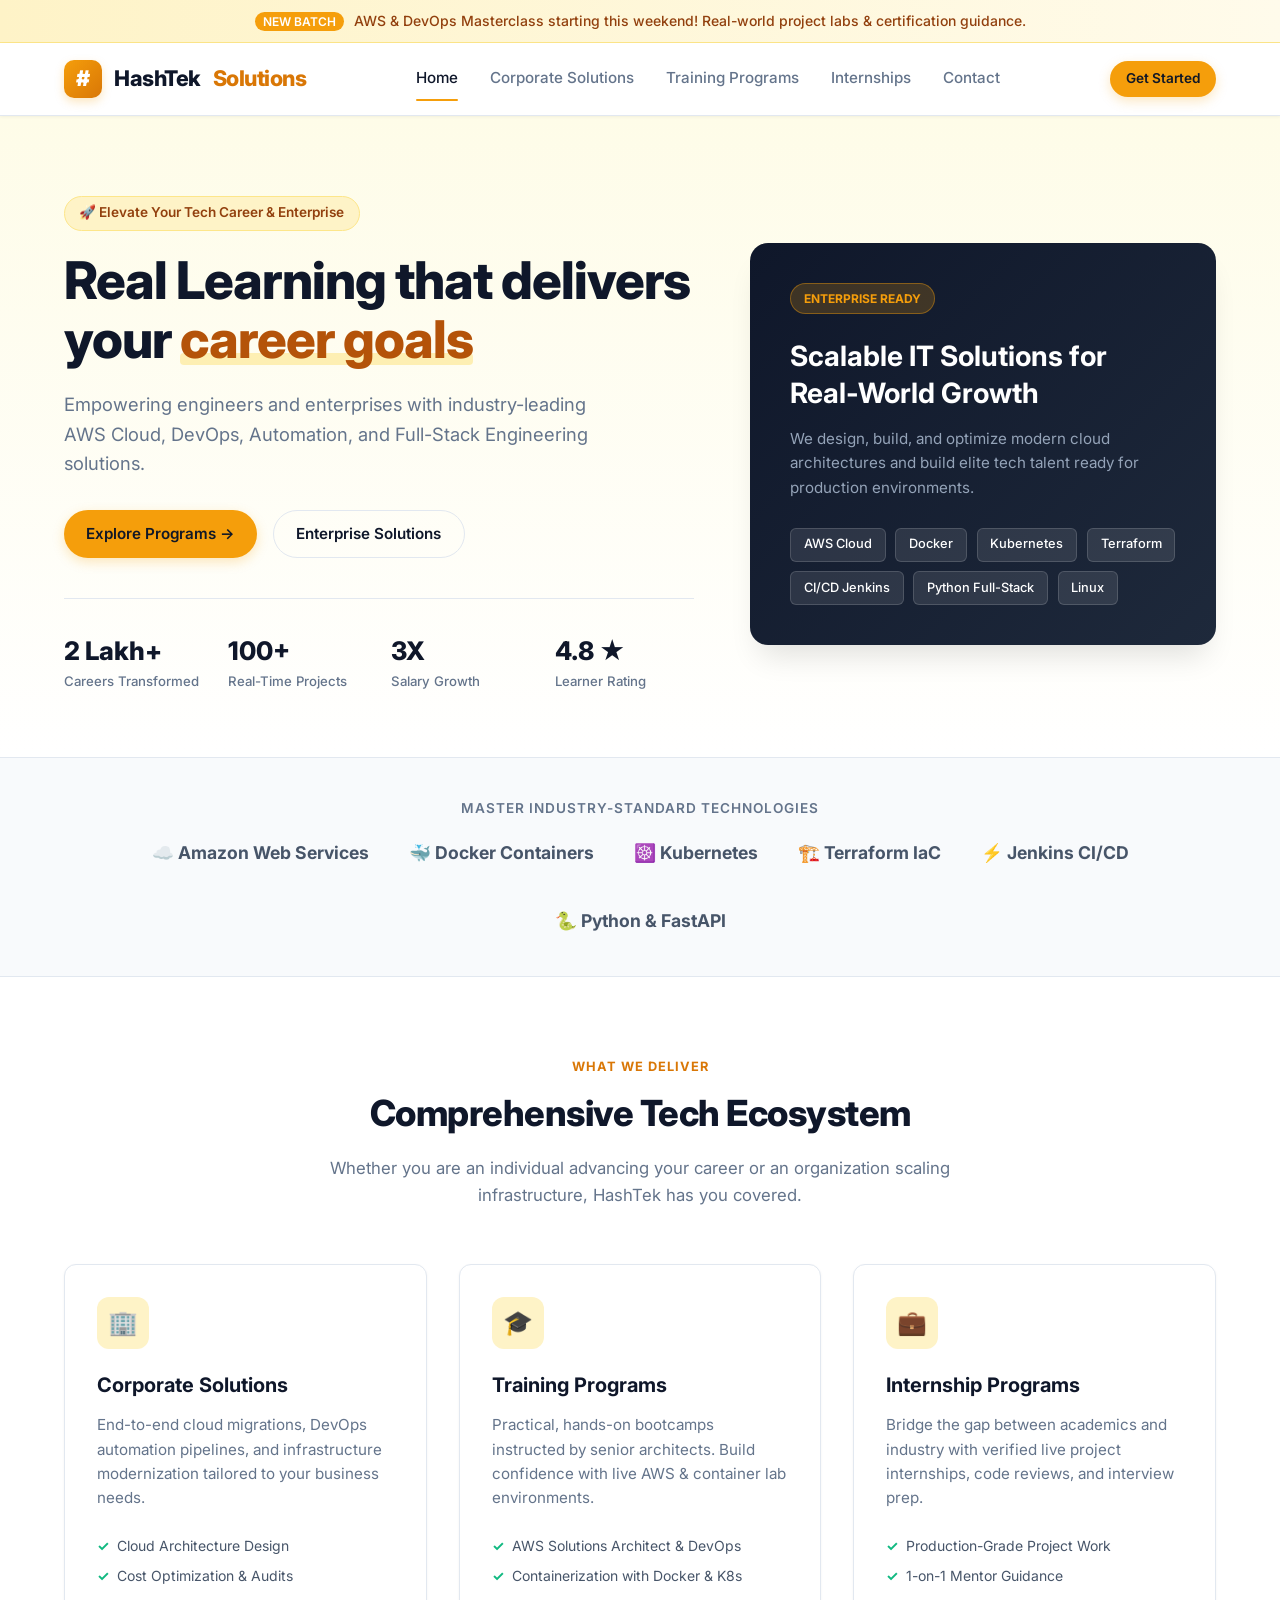
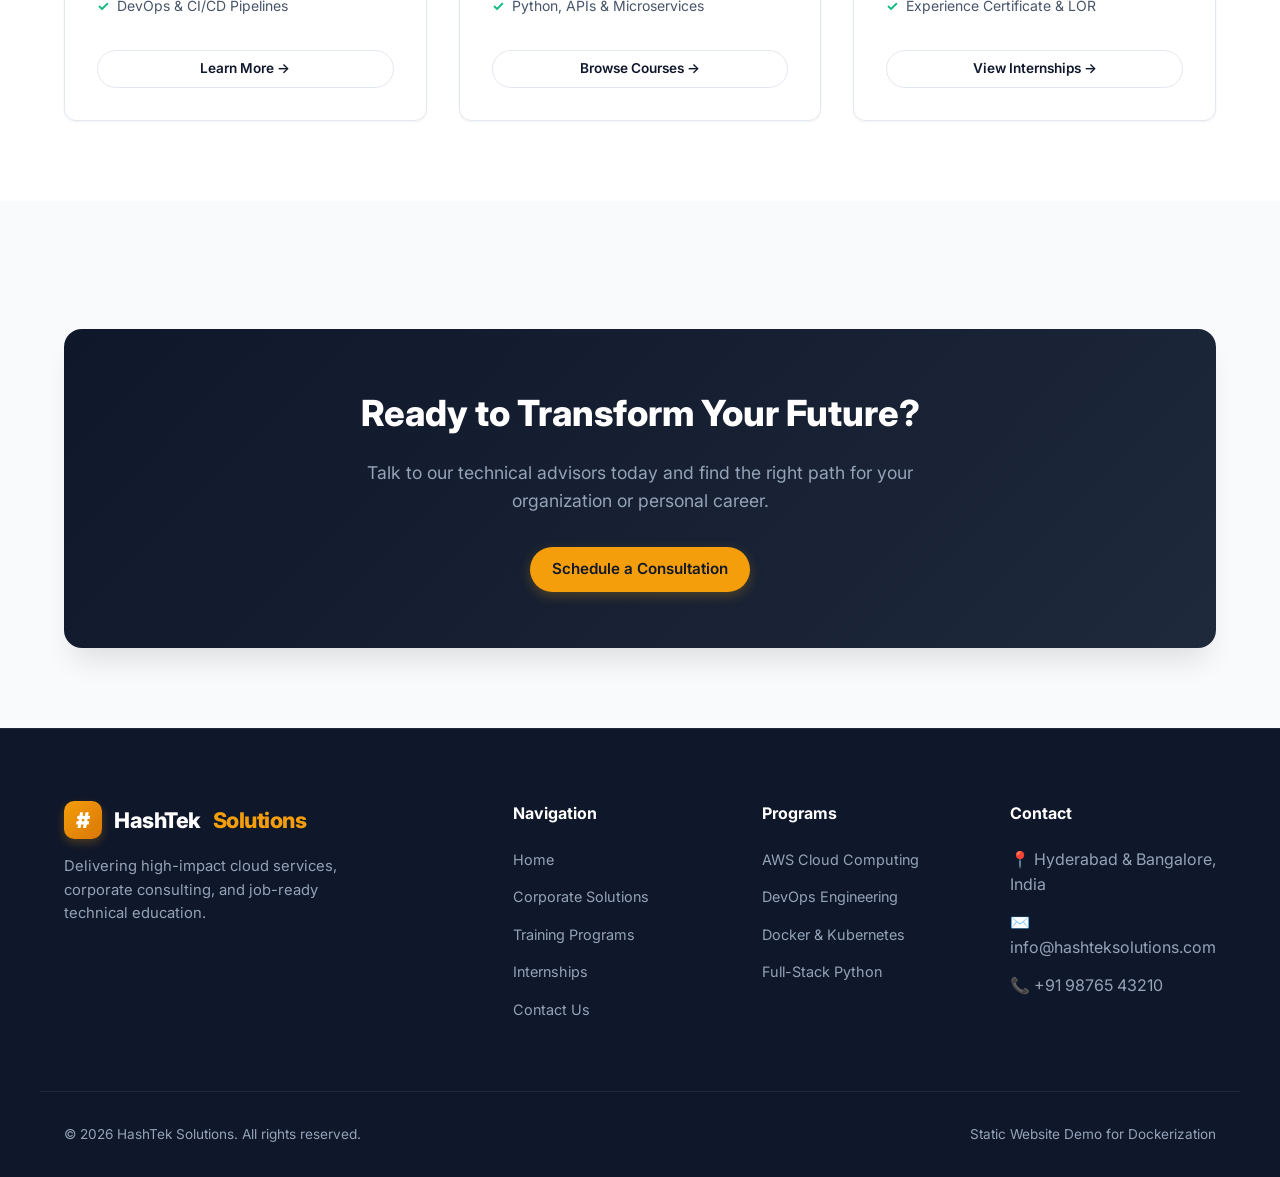
<file: index.html>
<!DOCTYPE html>
<html lang="en">
<head>
  <meta charset="UTF-8">
  <meta name="viewport" content="width=device-width, initial-scale=1.0">
  <title>HashTek Solutions | IT Training, Cloud Services & Corporate Solutions</title>
  <meta name="description" content="HashTek Solutions offers industry-focused IT training, Cloud Services, DevOps consulting, and job-oriented internship programs.">
  <link rel="preconnect" href="https://fonts.googleapis.com">
  <link rel="preconnect" href="https://fonts.gstatic.com" crossorigin>
  <link href="https://fonts.googleapis.com/css2?family=Inter:wght@400;500;600;700;800&display=swap" rel="stylesheet">
  <link rel="stylesheet" href="css/style.css">
</head>
<body>

  <!-- Announcement Bar -->
  <div class="top-announcement">
    <span>NEW BATCH</span> AWS & DevOps Masterclass starting this weekend! Real-world project labs & certification guidance.
  </div>

  <!-- Header -->
  <header class="site-header">
    <div class="container nav-container">
      <a href="index.html" class="logo">
        <div class="logo-badge">#</div>
        HashTek <span>Solutions</span>
      </a>

      <nav class="nav-links">
        <a href="index.html" class="nav-link">Home</a>
        <a href="corporate.html" class="nav-link">Corporate Solutions</a>
        <a href="training.html" class="nav-link">Training Programs</a>
        <a href="internship.html" class="nav-link">Internships</a>
        <a href="contact.html" class="nav-link">Contact</a>
      </nav>

      <div class="nav-cta-group">
        <a href="contact.html" class="btn btn-primary btn-sm">Get Started</a>
        <button class="mobile-toggle" aria-label="Toggle navigation">&#9776;</button>
      </div>
    </div>
  </header>

  <!-- Hero Section -->
  <section class="hero">
    <div class="container hero-grid">
      <div class="hero-content">
        <div class="hero-tag">🚀 Elevate Your Tech Career & Enterprise</div>
        <h1 class="hero-title">
          Real Learning that delivers your <span class="highlight">career goals</span>
        </h1>
        <p class="hero-desc">
          Empowering engineers and enterprises with industry-leading AWS Cloud, DevOps, Automation, and Full-Stack Engineering solutions.
        </p>
        <div class="hero-actions">
          <a href="training.html" class="btn btn-primary">Explore Programs &rarr;</a>
          <a href="corporate.html" class="btn btn-outline">Enterprise Solutions</a>
        </div>

        <div class="hero-stats">
          <div class="stat-item">
            <h3>2 Lakh+</h3>
            <p>Careers Transformed</p>
          </div>
          <div class="stat-item">
            <h3>100+</h3>
            <p>Real-Time Projects</p>
          </div>
          <div class="stat-item">
            <h3>3X</h3>
            <p>Salary Growth</p>
          </div>
          <div class="stat-item">
            <h3>4.8 ★</h3>
            <p>Learner Rating</p>
          </div>
        </div>
      </div>

      <div class="hero-visual">
        <span class="hero-visual-badge">Enterprise Ready</span>
        <h3>Scalable IT Solutions for Real-World Growth</h3>
        <p>
          We design, build, and optimize modern cloud architectures and build elite tech talent ready for production environments.
        </p>
        <div class="tech-chips">
          <span class="chip">AWS Cloud</span>
          <span class="chip">Docker</span>
          <span class="chip">Kubernetes</span>
          <span class="chip">Terraform</span>
          <span class="chip">CI/CD Jenkins</span>
          <span class="chip">Python Full-Stack</span>
          <span class="chip">Linux</span>
        </div>
      </div>
    </div>
  </section>

  <!-- Technologies Row -->
  <section class="trust-bar">
    <div class="container">
      <p class="trust-title">Master Industry-Standard Technologies</p>
      <div class="tech-icons-row">
        <div class="tech-tag">☁️ Amazon Web Services</div>
        <div class="tech-tag">🐳 Docker Containers</div>
        <div class="tech-tag">☸️ Kubernetes</div>
        <div class="tech-tag">🏗️ Terraform IaC</div>
        <div class="tech-tag">⚡ Jenkins CI/CD</div>
        <div class="tech-tag">🐍 Python & FastAPI</div>
      </div>
    </div>
  </section>

  <!-- Core Pillars Section -->
  <section class="section">
    <div class="container">
      <div class="section-header">
        <p class="section-tag">What We Deliver</p>
        <h2 class="section-title">Comprehensive Tech Ecosystem</h2>
        <p class="section-subtitle">Whether you are an individual advancing your career or an organization scaling infrastructure, HashTek has you covered.</p>
      </div>

      <div class="cards-grid">
        <div class="card">
          <div class="card-icon">🏢</div>
          <h3 class="card-title">Corporate Solutions</h3>
          <p class="card-desc">End-to-end cloud migrations, DevOps automation pipelines, and infrastructure modernization tailored to your business needs.</p>
          <ul class="card-features">
            <li>Cloud Architecture Design</li>
            <li>Cost Optimization & Audits</li>
            <li>DevOps & CI/CD Pipelines</li>
          </ul>
          <a href="corporate.html" class="btn btn-outline btn-sm">Learn More &rarr;</a>
        </div>

        <div class="card">
          <div class="card-icon">🎓</div>
          <h3 class="card-title">Training Programs</h3>
          <p class="card-desc">Practical, hands-on bootcamps instructed by senior architects. Build confidence with live AWS & container lab environments.</p>
          <ul class="card-features">
            <li>AWS Solutions Architect & DevOps</li>
            <li>Containerization with Docker & K8s</li>
            <li>Python, APIs & Microservices</li>
          </ul>
          <a href="training.html" class="btn btn-outline btn-sm">Browse Courses &rarr;</a>
        </div>

        <div class="card">
          <div class="card-icon">💼</div>
          <h3 class="card-title">Internship Programs</h3>
          <p class="card-desc">Bridge the gap between academics and industry with verified live project internships, code reviews, and interview prep.</p>
          <ul class="card-features">
            <li>Production-Grade Project Work</li>
            <li>1-on-1 Mentor Guidance</li>
            <li>Experience Certificate & LOR</li>
          </ul>
          <a href="internship.html" class="btn btn-outline btn-sm">View Internships &rarr;</a>
        </div>
      </div>
    </div>
  </section>

  <!-- CTA Banner -->
  <section class="section section-bg-alt">
    <div class="container">
      <div class="cta-banner">
        <h2>Ready to Transform Your Future?</h2>
        <p>Talk to our technical advisors today and find the right path for your organization or personal career.</p>
        <a href="contact.html" class="btn btn-primary">Schedule a Consultation</a>
      </div>
    </div>
  </section>

  <!-- Footer -->
  <footer class="site-footer">
    <div class="container footer-grid">
      <div class="footer-brand">
        <div class="logo" style="color: white;">
          <div class="logo-badge">#</div>
          HashTek <span style="color: var(--primary);">Solutions</span>
        </div>
        <p>Delivering high-impact cloud services, corporate consulting, and job-ready technical education.</p>
      </div>

      <div class="footer-col">
        <h4>Navigation</h4>
        <ul>
          <li><a href="index.html">Home</a></li>
          <li><a href="corporate.html">Corporate Solutions</a></li>
          <li><a href="training.html">Training Programs</a></li>
          <li><a href="internship.html">Internships</a></li>
          <li><a href="contact.html">Contact Us</a></li>
        </ul>
      </div>

      <div class="footer-col">
        <h4>Programs</h4>
        <ul>
          <li><a href="training.html">AWS Cloud Computing</a></li>
          <li><a href="training.html">DevOps Engineering</a></li>
          <li><a href="training.html">Docker & Kubernetes</a></li>
          <li><a href="training.html">Full-Stack Python</a></li>
        </ul>
      </div>

      <div class="footer-col">
        <h4>Contact</h4>
        <ul>
          <li>📍 Hyderabad & Bangalore, India</li>
          <li>✉️ info@hashteksolutions.com</li>
          <li>📞 +91 98765 43210</li>
        </ul>
      </div>
    </div>

    <div class="container footer-bottom">
      <p>&copy; 2026 HashTek Solutions. All rights reserved.</p>
      <p>Static Website Demo for Dockerization</p>
    </div>
  </footer>

  <script src="js/main.js"></script>
</body>
</html>
</file>
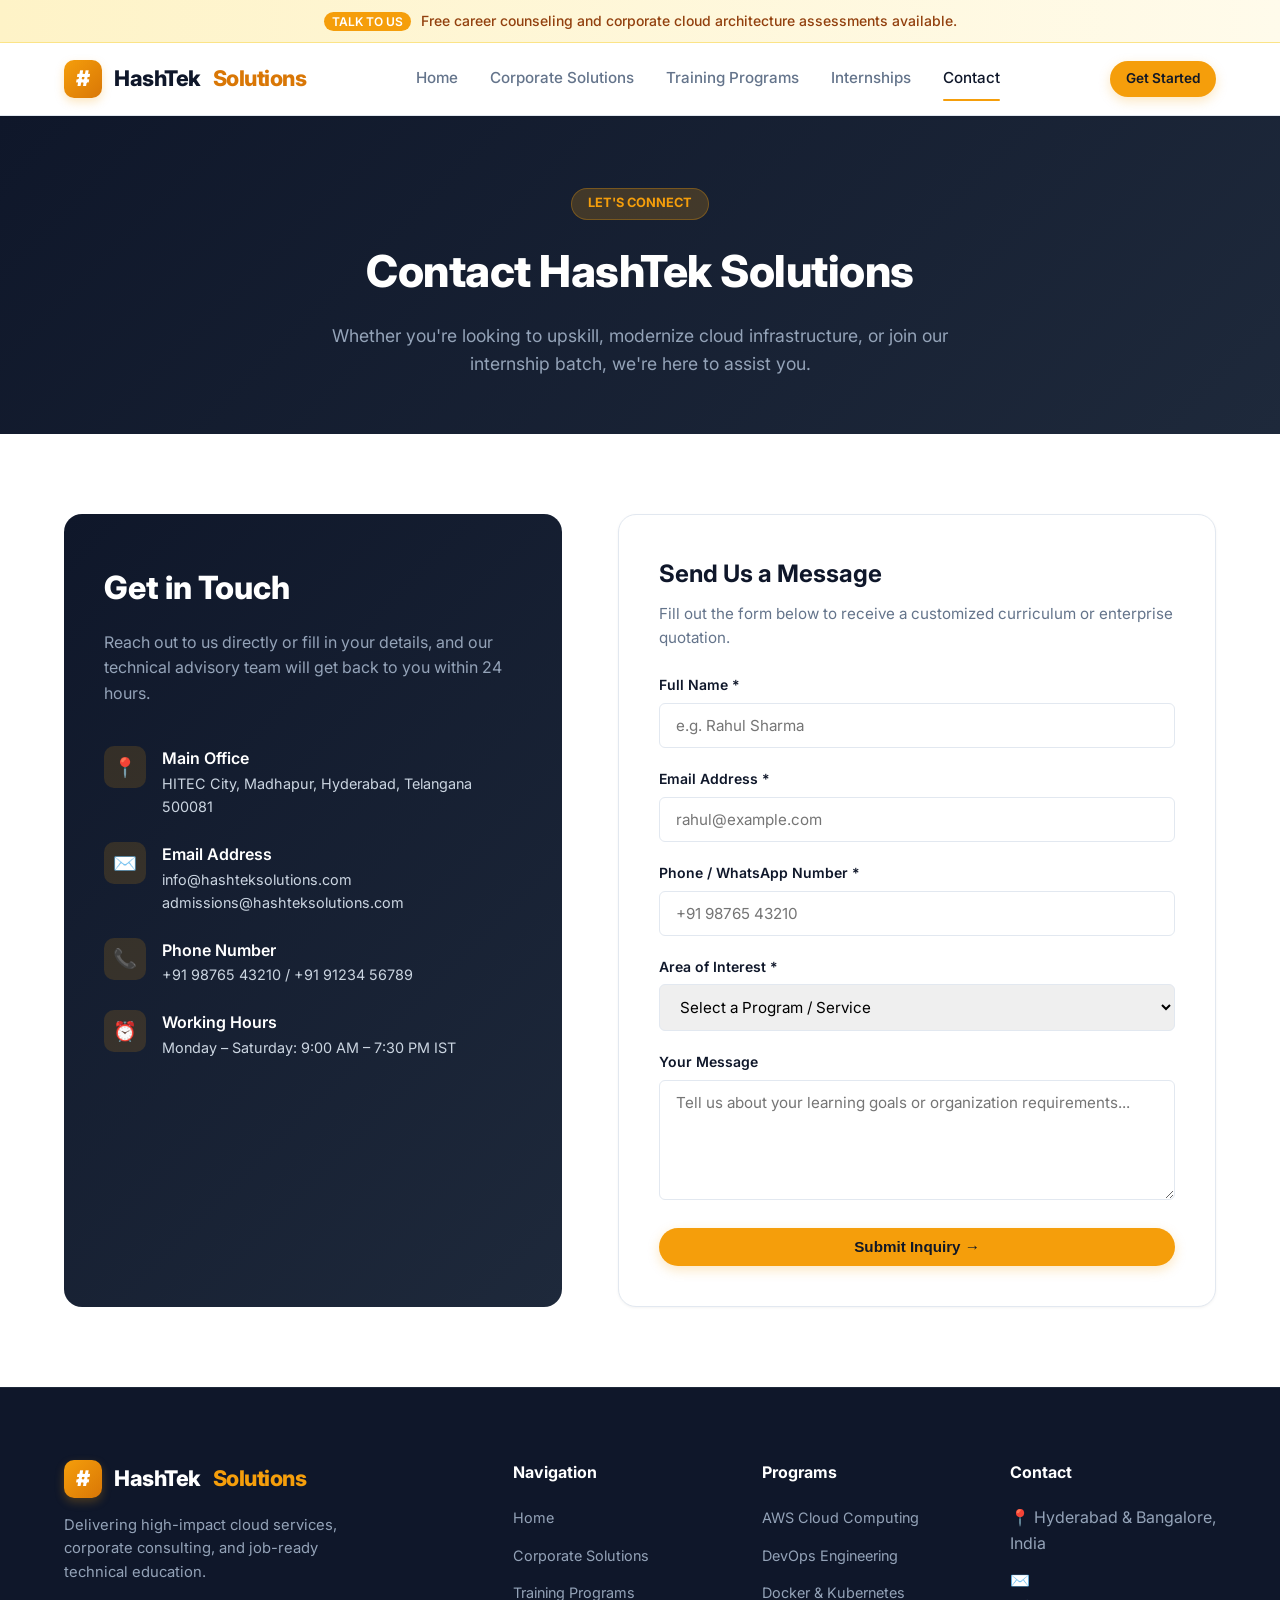
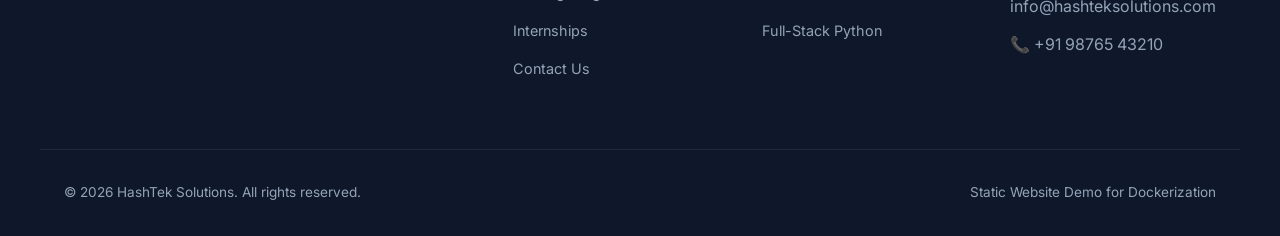
<file: contact.html>
<!DOCTYPE html>
<html lang="en">
<head>
  <meta charset="UTF-8">
  <meta name="viewport" content="width=device-width, initial-scale=1.0">
  <title>Contact Us | HashTek Solutions</title>
  <meta name="description" content="Get in touch with HashTek Solutions for corporate cloud training, enterprise DevOps consulting, or career internships.">
  <link rel="preconnect" href="https://fonts.googleapis.com">
  <link rel="preconnect" href="https://fonts.gstatic.com" crossorigin>
  <link href="https://fonts.googleapis.com/css2?family=Inter:wght@400;500;600;700;800&display=swap" rel="stylesheet">
  <link rel="stylesheet" href="css/style.css">
</head>
<body>

  <!-- Announcement Bar -->
  <div class="top-announcement">
    <span>TALK TO US</span> Free career counseling and corporate cloud architecture assessments available.
  </div>

  <!-- Header -->
  <header class="site-header">
    <div class="container nav-container">
      <a href="index.html" class="logo">
        <div class="logo-badge">#</div>
        HashTek <span>Solutions</span>
      </a>

      <nav class="nav-links">
        <a href="index.html" class="nav-link">Home</a>
        <a href="corporate.html" class="nav-link">Corporate Solutions</a>
        <a href="training.html" class="nav-link">Training Programs</a>
        <a href="internship.html" class="nav-link">Internships</a>
        <a href="contact.html" class="nav-link">Contact</a>
      </nav>

      <div class="nav-cta-group">
        <a href="contact.html" class="btn btn-primary btn-sm">Get Started</a>
        <button class="mobile-toggle" aria-label="Toggle navigation">&#9776;</button>
      </div>
    </div>
  </header>

  <!-- Page Hero -->
  <section class="page-hero">
    <div class="container">
      <span class="page-hero-tag">LET'S CONNECT</span>
      <h1>Contact HashTek Solutions</h1>
      <p>Whether you're looking to upskill, modernize cloud infrastructure, or join our internship batch, we're here to assist you.</p>
    </div>
  </section>

  <!-- Contact Form & Info -->
  <section class="section">
    <div class="container">
      <div class="contact-layout">
        <!-- Info Column -->
        <div class="contact-info">
          <h2>Get in Touch</h2>
          <p>Reach out to us directly or fill in your details, and our technical advisory team will get back to you within 24 hours.</p>

          <div class="contact-methods">
            <div class="contact-item">
              <div class="contact-item-icon">📍</div>
              <div>
                <h4>Main Office</h4>
                <p>HITEC City, Madhapur, Hyderabad, Telangana 500081</p>
              </div>
            </div>

            <div class="contact-item">
              <div class="contact-item-icon">✉️</div>
              <div>
                <h4>Email Address</h4>
                <p>info@hashteksolutions.com<br>admissions@hashteksolutions.com</p>
              </div>
            </div>

            <div class="contact-item">
              <div class="contact-item-icon">📞</div>
              <div>
                <h4>Phone Number</h4>
                <p>+91 98765 43210 / +91 91234 56789</p>
              </div>
            </div>

            <div class="contact-item">
              <div class="contact-item-icon">⏰</div>
              <div>
                <h4>Working Hours</h4>
                <p>Monday – Saturday: 9:00 AM – 7:30 PM IST</p>
              </div>
            </div>
          </div>
        </div>

        <!-- Form Column -->
        <div class="contact-form-card">
          <h3 style="font-size: 1.5rem; font-weight: 700; margin-bottom: 0.5rem; color: var(--secondary);">Send Us a Message</h3>
          <p style="color: var(--text-muted); font-size: 0.95rem; margin-bottom: 1.5rem;">Fill out the form below to receive a customized curriculum or enterprise quotation.</p>

          <form id="contactForm">
            <div class="form-group">
              <label for="fullName">Full Name *</label>
              <input type="text" id="fullName" class="form-control" placeholder="e.g. Rahul Sharma" required>
            </div>

            <div class="form-group">
              <label for="email">Email Address *</label>
              <input type="email" id="email" class="form-control" placeholder="rahul@example.com" required>
            </div>

            <div class="form-group">
              <label for="phone">Phone / WhatsApp Number *</label>
              <input type="tel" id="phone" class="form-control" placeholder="+91 98765 43210" required>
            </div>

            <div class="form-group">
              <label for="interest">Area of Interest *</label>
              <select id="interest" class="form-control" required>
                <option value="">Select a Program / Service</option>
                <option value="training-aws">AWS & Cloud Training</option>
                <option value="training-devops">DevOps & CI/CD Masterclass</option>
                <option value="training-docker">Docker & Kubernetes</option>
                <option value="internship">Student Internship Program</option>
                <option value="corporate">Corporate Consulting / Cloud Migration</option>
                <option value="other">Other Inquiry</option>
              </select>
            </div>

            <div class="form-group">
              <label for="message">Your Message</label>
              <textarea id="message" class="form-control" placeholder="Tell us about your learning goals or organization requirements..."></textarea>
            </div>

            <button type="submit" class="btn btn-primary" style="width: 100%;">Submit Inquiry &rarr;</button>
            <div id="formStatus" style="display: none;"></div>
          </form>
        </div>
      </div>
    </div>
  </section>

  <!-- Footer -->
  <footer class="site-footer">
    <div class="container footer-grid">
      <div class="footer-brand">
        <div class="logo" style="color: white;">
          <div class="logo-badge">#</div>
          HashTek <span style="color: var(--primary);">Solutions</span>
        </div>
        <p>Delivering high-impact cloud services, corporate consulting, and job-ready technical education.</p>
      </div>

      <div class="footer-col">
        <h4>Navigation</h4>
        <ul>
          <li><a href="index.html">Home</a></li>
          <li><a href="corporate.html">Corporate Solutions</a></li>
          <li><a href="training.html">Training Programs</a></li>
          <li><a href="internship.html">Internships</a></li>
          <li><a href="contact.html">Contact Us</a></li>
        </ul>
      </div>

      <div class="footer-col">
        <h4>Programs</h4>
        <ul>
          <li><a href="training.html">AWS Cloud Computing</a></li>
          <li><a href="training.html">DevOps Engineering</a></li>
          <li><a href="training.html">Docker & Kubernetes</a></li>
          <li><a href="training.html">Full-Stack Python</a></li>
        </ul>
      </div>

      <div class="footer-col">
        <h4>Contact</h4>
        <ul>
          <li>📍 Hyderabad & Bangalore, India</li>
          <li>✉️ info@hashteksolutions.com</li>
          <li>📞 +91 98765 43210</li>
        </ul>
      </div>
    </div>

    <div class="container footer-bottom">
      <p>&copy; 2026 HashTek Solutions. All rights reserved.</p>
      <p>Static Website Demo for Dockerization</p>
    </div>
  </footer>

  <script src="js/main.js"></script>
</body>
</html>
</file>
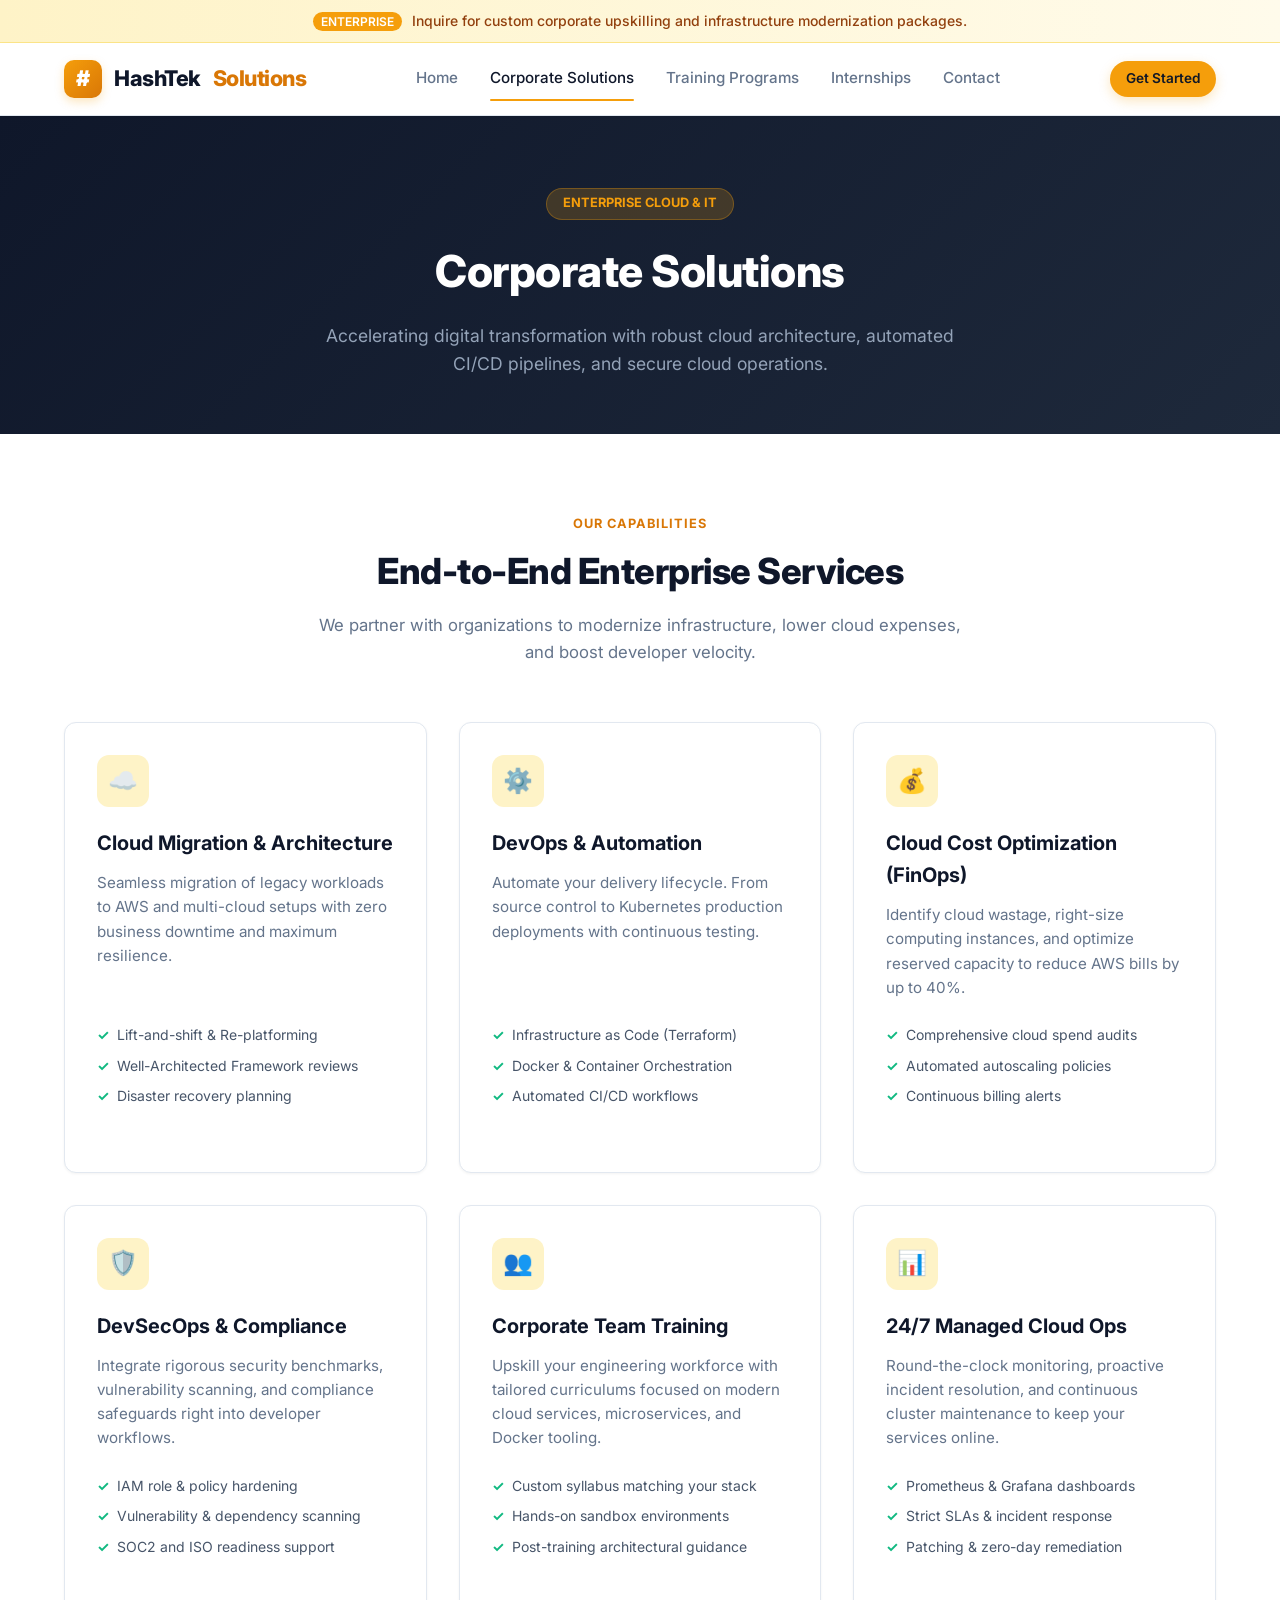
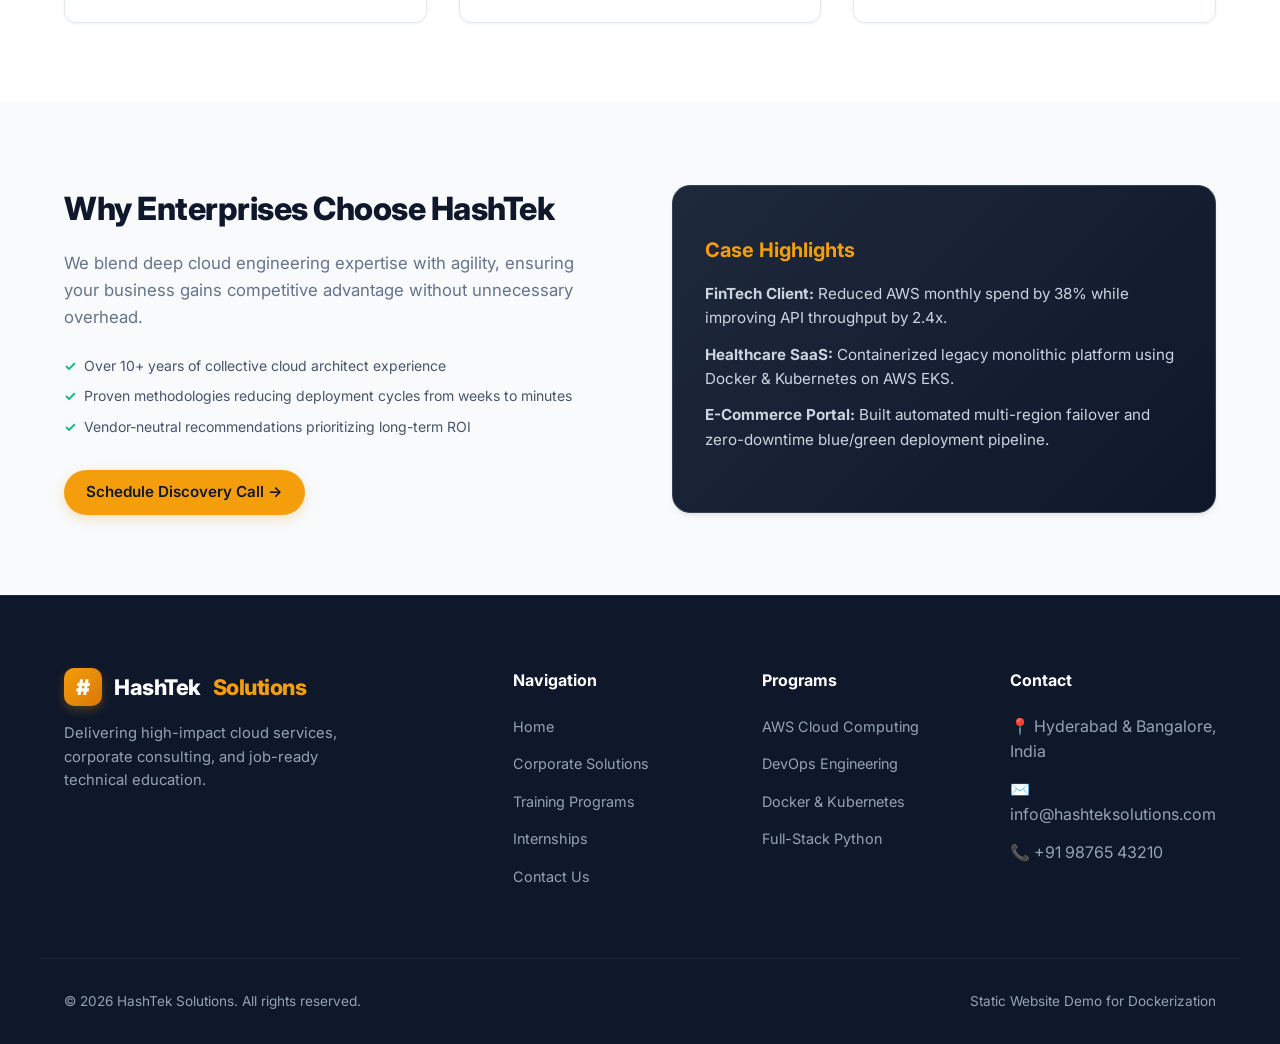
<file: corporate.html>
<!DOCTYPE html>
<html lang="en">
<head>
  <meta charset="UTF-8">
  <meta name="viewport" content="width=device-width, initial-scale=1.0">
  <title>Corporate Solutions | HashTek Solutions</title>
  <meta name="description" content="Enterprise cloud consulting, infrastructure migration, DevOps pipelines, and dedicated IT staffing solutions by HashTek Solutions.">
  <link rel="preconnect" href="https://fonts.googleapis.com">
  <link rel="preconnect" href="https://fonts.gstatic.com" crossorigin>
  <link href="https://fonts.googleapis.com/css2?family=Inter:wght@400;500;600;700;800&display=swap" rel="stylesheet">
  <link rel="stylesheet" href="css/style.css">
</head>
<body>

  <!-- Announcement Bar -->
  <div class="top-announcement">
    <span>ENTERPRISE</span> Inquire for custom corporate upskilling and infrastructure modernization packages.
  </div>

  <!-- Header -->
  <header class="site-header">
    <div class="container nav-container">
      <a href="index.html" class="logo">
        <div class="logo-badge">#</div>
        HashTek <span>Solutions</span>
      </a>

      <nav class="nav-links">
        <a href="index.html" class="nav-link">Home</a>
        <a href="corporate.html" class="nav-link">Corporate Solutions</a>
        <a href="training.html" class="nav-link">Training Programs</a>
        <a href="internship.html" class="nav-link">Internships</a>
        <a href="contact.html" class="nav-link">Contact</a>
      </nav>

      <div class="nav-cta-group">
        <a href="contact.html" class="btn btn-primary btn-sm">Get Started</a>
        <button class="mobile-toggle" aria-label="Toggle navigation">&#9776;</button>
      </div>
    </div>
  </header>

  <!-- Page Hero -->
  <section class="page-hero">
    <div class="container">
      <span class="page-hero-tag">ENTERPRISE CLOUD & IT</span>
      <h1>Corporate Solutions</h1>
      <p>Accelerating digital transformation with robust cloud architecture, automated CI/CD pipelines, and secure cloud operations.</p>
    </div>
  </section>

  <!-- Services Grid -->
  <section class="section">
    <div class="container">
      <div class="section-header">
        <p class="section-tag">Our Capabilities</p>
        <h2 class="section-title">End-to-End Enterprise Services</h2>
        <p class="section-subtitle">We partner with organizations to modernize infrastructure, lower cloud expenses, and boost developer velocity.</p>
      </div>

      <div class="cards-grid">
        <div class="card">
          <div class="card-icon">☁️</div>
          <h3 class="card-title">Cloud Migration & Architecture</h3>
          <p class="card-desc">Seamless migration of legacy workloads to AWS and multi-cloud setups with zero business downtime and maximum resilience.</p>
          <ul class="card-features">
            <li>Lift-and-shift & Re-platforming</li>
            <li>Well-Architected Framework reviews</li>
            <li>Disaster recovery planning</li>
          </ul>
        </div>

        <div class="card">
          <div class="card-icon">⚙️</div>
          <h3 class="card-title">DevOps & Automation</h3>
          <p class="card-desc">Automate your delivery lifecycle. From source control to Kubernetes production deployments with continuous testing.</p>
          <ul class="card-features">
            <li>Infrastructure as Code (Terraform)</li>
            <li>Docker & Container Orchestration</li>
            <li>Automated CI/CD workflows</li>
          </ul>
        </div>

        <div class="card">
          <div class="card-icon">💰</div>
          <h3 class="card-title">Cloud Cost Optimization (FinOps)</h3>
          <p class="card-desc">Identify cloud wastage, right-size computing instances, and optimize reserved capacity to reduce AWS bills by up to 40%.</p>
          <ul class="card-features">
            <li>Comprehensive cloud spend audits</li>
            <li>Automated autoscaling policies</li>
            <li>Continuous billing alerts</li>
          </ul>
        </div>

        <div class="card">
          <div class="card-icon">🛡️</div>
          <h3 class="card-title">DevSecOps & Compliance</h3>
          <p class="card-desc">Integrate rigorous security benchmarks, vulnerability scanning, and compliance safeguards right into developer workflows.</p>
          <ul class="card-features">
            <li>IAM role & policy hardening</li>
            <li>Vulnerability & dependency scanning</li>
            <li>SOC2 and ISO readiness support</li>
          </ul>
        </div>

        <div class="card">
          <div class="card-icon">👥</div>
          <h3 class="card-title">Corporate Team Training</h3>
          <p class="card-desc">Upskill your engineering workforce with tailored curriculums focused on modern cloud services, microservices, and Docker tooling.</p>
          <ul class="card-features">
            <li>Custom syllabus matching your stack</li>
            <li>Hands-on sandbox environments</li>
            <li>Post-training architectural guidance</li>
          </ul>
        </div>

        <div class="card">
          <div class="card-icon">📊</div>
          <h3 class="card-title">24/7 Managed Cloud Ops</h3>
          <p class="card-desc">Round-the-clock monitoring, proactive incident resolution, and continuous cluster maintenance to keep your services online.</p>
          <ul class="card-features">
            <li>Prometheus & Grafana dashboards</li>
            <li>Strict SLAs & incident response</li>
            <li>Patching & zero-day remediation</li>
          </ul>
        </div>
      </div>
    </div>
  </section>

  <!-- Detailed Feature Section -->
  <section class="section section-bg-alt">
    <div class="container">
      <div class="feature-row">
        <div class="feature-content">
          <h3>Why Enterprises Choose HashTek</h3>
          <p>We blend deep cloud engineering expertise with agility, ensuring your business gains competitive advantage without unnecessary overhead.</p>
          <ul class="card-features" style="font-size: 1rem;">
            <li>Over 10+ years of collective cloud architect experience</li>
            <li>Proven methodologies reducing deployment cycles from weeks to minutes</li>
            <li>Vendor-neutral recommendations prioritizing long-term ROI</li>
          </ul>
          <div style="margin-top: 2rem;">
            <a href="contact.html" class="btn btn-primary">Schedule Discovery Call &rarr;</a>
          </div>
        </div>

        <div class="feature-box">
          <h4>Case Highlights</h4>
          <ul>
            <li><strong>FinTech Client:</strong> Reduced AWS monthly spend by 38% while improving API throughput by 2.4x.</li>
            <li><strong>Healthcare SaaS:</strong> Containerized legacy monolithic platform using Docker & Kubernetes on AWS EKS.</li>
            <li><strong>E-Commerce Portal:</strong> Built automated multi-region failover and zero-downtime blue/green deployment pipeline.</li>
          </ul>
        </div>
      </div>
    </div>
  </section>

  <!-- Footer -->
  <footer class="site-footer">
    <div class="container footer-grid">
      <div class="footer-brand">
        <div class="logo" style="color: white;">
          <div class="logo-badge">#</div>
          HashTek <span style="color: var(--primary);">Solutions</span>
        </div>
        <p>Delivering high-impact cloud services, corporate consulting, and job-ready technical education.</p>
      </div>

      <div class="footer-col">
        <h4>Navigation</h4>
        <ul>
          <li><a href="index.html">Home</a></li>
          <li><a href="corporate.html">Corporate Solutions</a></li>
          <li><a href="training.html">Training Programs</a></li>
          <li><a href="internship.html">Internships</a></li>
          <li><a href="contact.html">Contact Us</a></li>
        </ul>
      </div>

      <div class="footer-col">
        <h4>Programs</h4>
        <ul>
          <li><a href="training.html">AWS Cloud Computing</a></li>
          <li><a href="training.html">DevOps Engineering</a></li>
          <li><a href="training.html">Docker & Kubernetes</a></li>
          <li><a href="training.html">Full-Stack Python</a></li>
        </ul>
      </div>

      <div class="footer-col">
        <h4>Contact</h4>
        <ul>
          <li>📍 Hyderabad & Bangalore, India</li>
          <li>✉️ info@hashteksolutions.com</li>
          <li>📞 +91 98765 43210</li>
        </ul>
      </div>
    </div>

    <div class="container footer-bottom">
      <p>&copy; 2026 HashTek Solutions. All rights reserved.</p>
      <p>Static Website Demo for Dockerization</p>
    </div>
  </footer>

  <script src="js/main.js"></script>
</body>
</html>
</file>
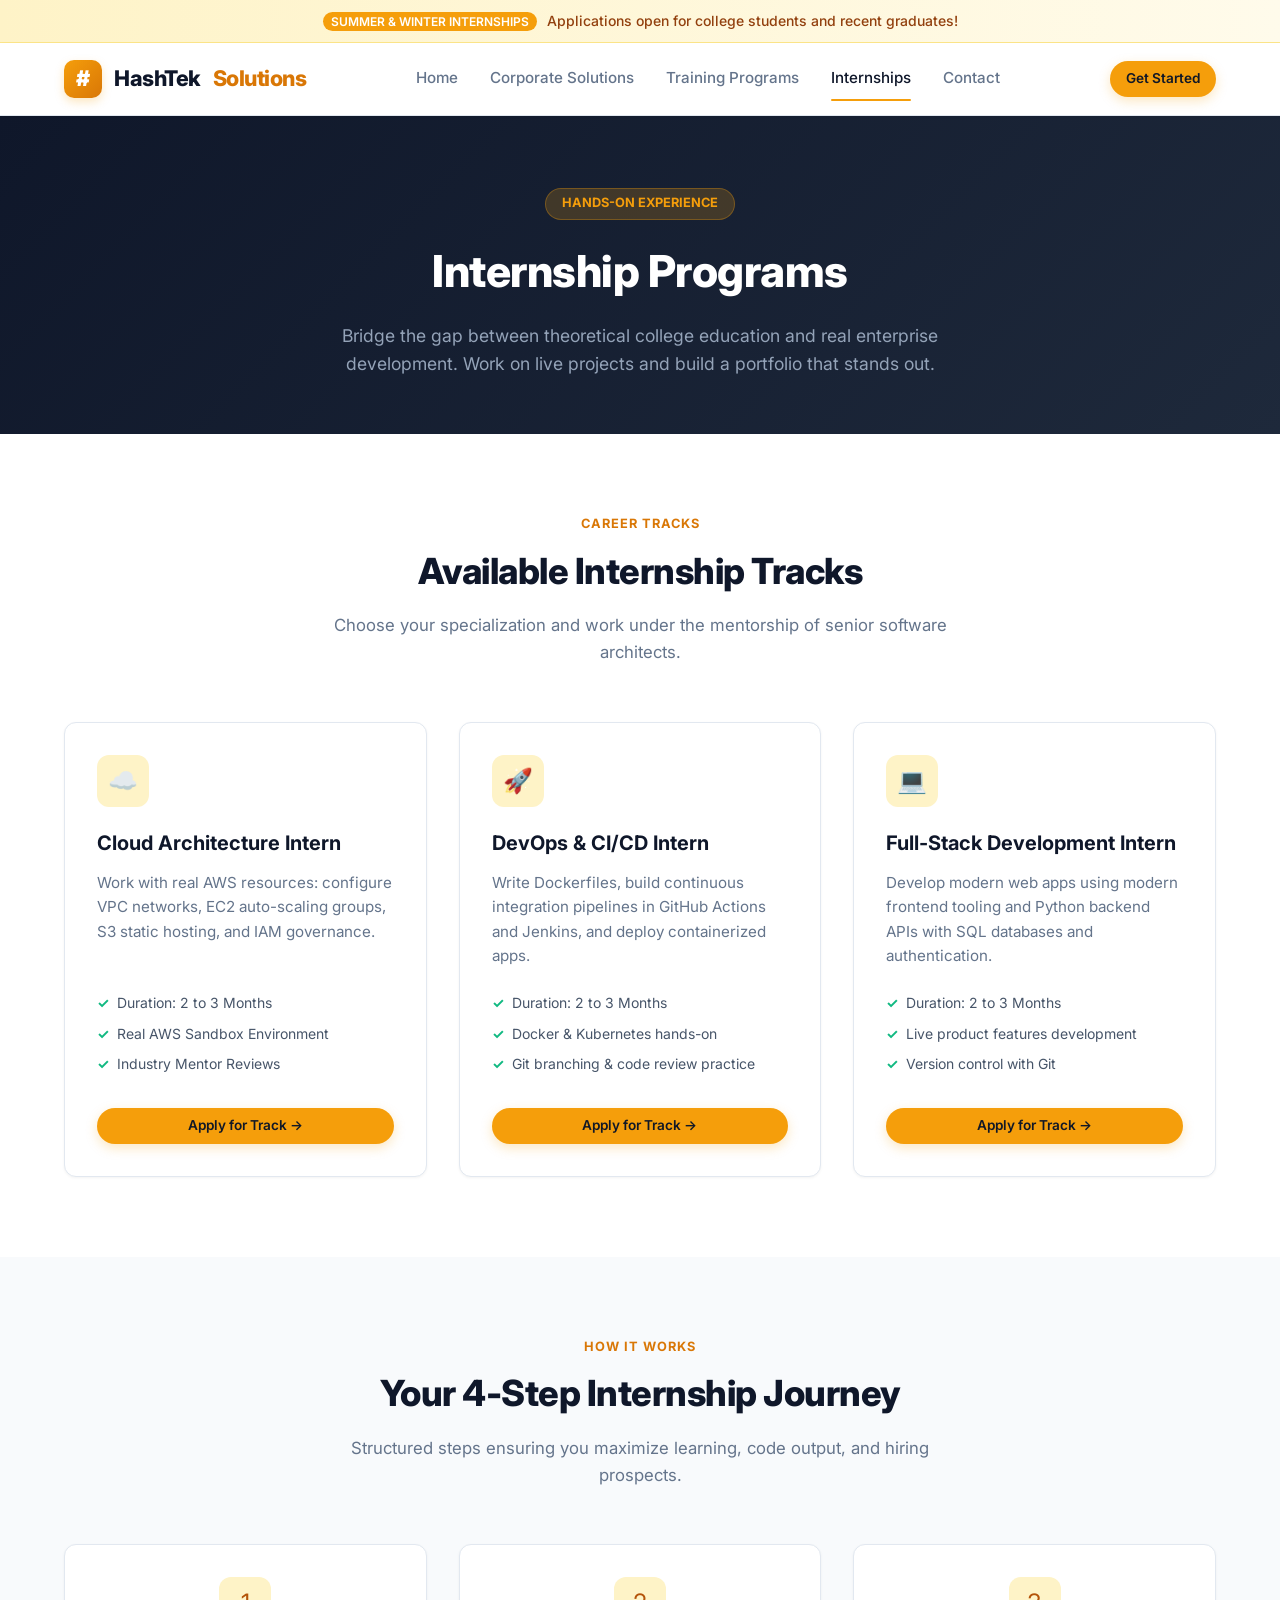
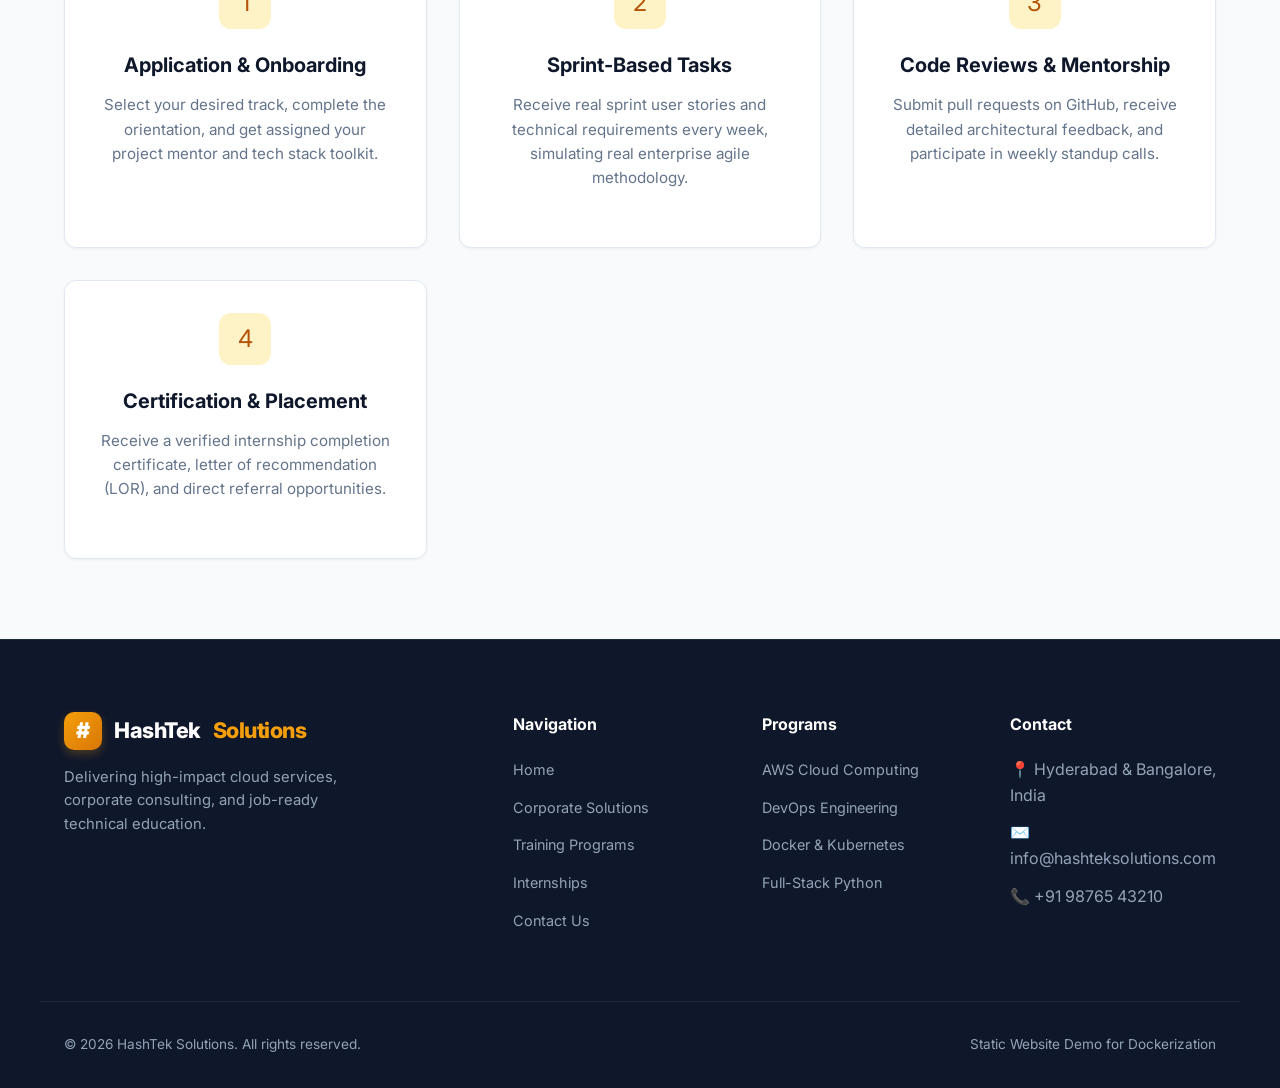
<file: internship.html>
<!DOCTYPE html>
<html lang="en">
<head>
  <meta charset="UTF-8">
  <meta name="viewport" content="width=device-width, initial-scale=1.0">
  <title>Internship Programs | HashTek Solutions</title>
  <meta name="description" content="Gain verified hands-on industry experience with HashTek Solutions internships in Cloud Computing, DevOps, Full-Stack Development, and QA Automation.">
  <link rel="preconnect" href="https://fonts.googleapis.com">
  <link rel="preconnect" href="https://fonts.gstatic.com" crossorigin>
  <link href="https://fonts.googleapis.com/css2?family=Inter:wght@400;500;600;700;800&display=swap" rel="stylesheet">
  <link rel="stylesheet" href="css/style.css">
</head>
<body>

  <!-- Announcement Bar -->
  <div class="top-announcement">
    <span>SUMMER & WINTER INTERNSHIPS</span> Applications open for college students and recent graduates!
  </div>

  <!-- Header -->
  <header class="site-header">
    <div class="container nav-container">
      <a href="index.html" class="logo">
        <div class="logo-badge">#</div>
        HashTek <span>Solutions</span>
      </a>

      <nav class="nav-links">
        <a href="index.html" class="nav-link">Home</a>
        <a href="corporate.html" class="nav-link">Corporate Solutions</a>
        <a href="training.html" class="nav-link">Training Programs</a>
        <a href="internship.html" class="nav-link">Internships</a>
        <a href="contact.html" class="nav-link">Contact</a>
      </nav>

      <div class="nav-cta-group">
        <a href="contact.html" class="btn btn-primary btn-sm">Get Started</a>
        <button class="mobile-toggle" aria-label="Toggle navigation">&#9776;</button>
      </div>
    </div>
  </header>

  <!-- Page Hero -->
  <section class="page-hero">
    <div class="container">
      <span class="page-hero-tag">HANDS-ON EXPERIENCE</span>
      <h1>Internship Programs</h1>
      <p>Bridge the gap between theoretical college education and real enterprise development. Work on live projects and build a portfolio that stands out.</p>
    </div>
  </section>

  <!-- Internship Tracks -->
  <section class="section">
    <div class="container">
      <div class="section-header">
        <p class="section-tag">Career Tracks</p>
        <h2 class="section-title">Available Internship Tracks</h2>
        <p class="section-subtitle">Choose your specialization and work under the mentorship of senior software architects.</p>
      </div>

      <div class="cards-grid">
        <div class="card">
          <div class="card-icon">☁️</div>
          <h3 class="card-title">Cloud Architecture Intern</h3>
          <p class="card-desc">Work with real AWS resources: configure VPC networks, EC2 auto-scaling groups, S3 static hosting, and IAM governance.</p>
          <ul class="card-features">
            <li>Duration: 2 to 3 Months</li>
            <li>Real AWS Sandbox Environment</li>
            <li>Industry Mentor Reviews</li>
          </ul>
          <a href="contact.html" class="btn btn-primary btn-sm">Apply for Track &rarr;</a>
        </div>

        <div class="card">
          <div class="card-icon">🚀</div>
          <h3 class="card-title">DevOps & CI/CD Intern</h3>
          <p class="card-desc">Write Dockerfiles, build continuous integration pipelines in GitHub Actions and Jenkins, and deploy containerized apps.</p>
          <ul class="card-features">
            <li>Duration: 2 to 3 Months</li>
            <li>Docker & Kubernetes hands-on</li>
            <li>Git branching & code review practice</li>
          </ul>
          <a href="contact.html" class="btn btn-primary btn-sm">Apply for Track &rarr;</a>
        </div>

        <div class="card">
          <div class="card-icon">💻</div>
          <h3 class="card-title">Full-Stack Development Intern</h3>
          <p class="card-desc">Develop modern web apps using modern frontend tooling and Python backend APIs with SQL databases and authentication.</p>
          <ul class="card-features">
            <li>Duration: 2 to 3 Months</li>
            <li>Live product features development</li>
            <li>Version control with Git</li>
          </ul>
          <a href="contact.html" class="btn btn-primary btn-sm">Apply for Track &rarr;</a>
        </div>
      </div>
    </div>
  </section>

  <!-- Internship Process -->
  <section class="section section-bg-alt">
    <div class="container">
      <div class="section-header">
        <p class="section-tag">How It Works</p>
        <h2 class="section-title">Your 4-Step Internship Journey</h2>
        <p class="section-subtitle">Structured steps ensuring you maximize learning, code output, and hiring prospects.</p>
      </div>

      <div class="cards-grid">
        <div class="card" style="text-align: center; align-items: center;">
          <div class="card-icon">1</div>
          <h3 class="card-title">Application & Onboarding</h3>
          <p class="card-desc">Select your desired track, complete the orientation, and get assigned your project mentor and tech stack toolkit.</p>
        </div>

        <div class="card" style="text-align: center; align-items: center;">
          <div class="card-icon">2</div>
          <h3 class="card-title">Sprint-Based Tasks</h3>
          <p class="card-desc">Receive real sprint user stories and technical requirements every week, simulating real enterprise agile methodology.</p>
        </div>

        <div class="card" style="text-align: center; align-items: center;">
          <div class="card-icon">3</div>
          <h3 class="card-title">Code Reviews & Mentorship</h3>
          <p class="card-desc">Submit pull requests on GitHub, receive detailed architectural feedback, and participate in weekly standup calls.</p>
        </div>

        <div class="card" style="text-align: center; align-items: center;">
          <div class="card-icon">4</div>
          <h3 class="card-title">Certification & Placement</h3>
          <p class="card-desc">Receive a verified internship completion certificate, letter of recommendation (LOR), and direct referral opportunities.</p>
        </div>
      </div>
    </div>
  </section>

  <!-- Footer -->
  <footer class="site-footer">
    <div class="container footer-grid">
      <div class="footer-brand">
        <div class="logo" style="color: white;">
          <div class="logo-badge">#</div>
          HashTek <span style="color: var(--primary);">Solutions</span>
        </div>
        <p>Delivering high-impact cloud services, corporate consulting, and job-ready technical education.</p>
      </div>

      <div class="footer-col">
        <h4>Navigation</h4>
        <ul>
          <li><a href="index.html">Home</a></li>
          <li><a href="corporate.html">Corporate Solutions</a></li>
          <li><a href="training.html">Training Programs</a></li>
          <li><a href="internship.html">Internships</a></li>
          <li><a href="contact.html">Contact Us</a></li>
        </ul>
      </div>

      <div class="footer-col">
        <h4>Programs</h4>
        <ul>
          <li><a href="training.html">AWS Cloud Computing</a></li>
          <li><a href="training.html">DevOps Engineering</a></li>
          <li><a href="training.html">Docker & Kubernetes</a></li>
          <li><a href="training.html">Full-Stack Python</a></li>
        </ul>
      </div>

      <div class="footer-col">
        <h4>Contact</h4>
        <ul>
          <li>📍 Hyderabad & Bangalore, India</li>
          <li>✉️ info@hashteksolutions.com</li>
          <li>📞 +91 98765 43210</li>
        </ul>
      </div>
    </div>

    <div class="container footer-bottom">
      <p>&copy; 2026 HashTek Solutions. All rights reserved.</p>
      <p>Static Website Demo for Dockerization</p>
    </div>
  </footer>

  <script src="js/main.js"></script>
</body>
</html>
</file>
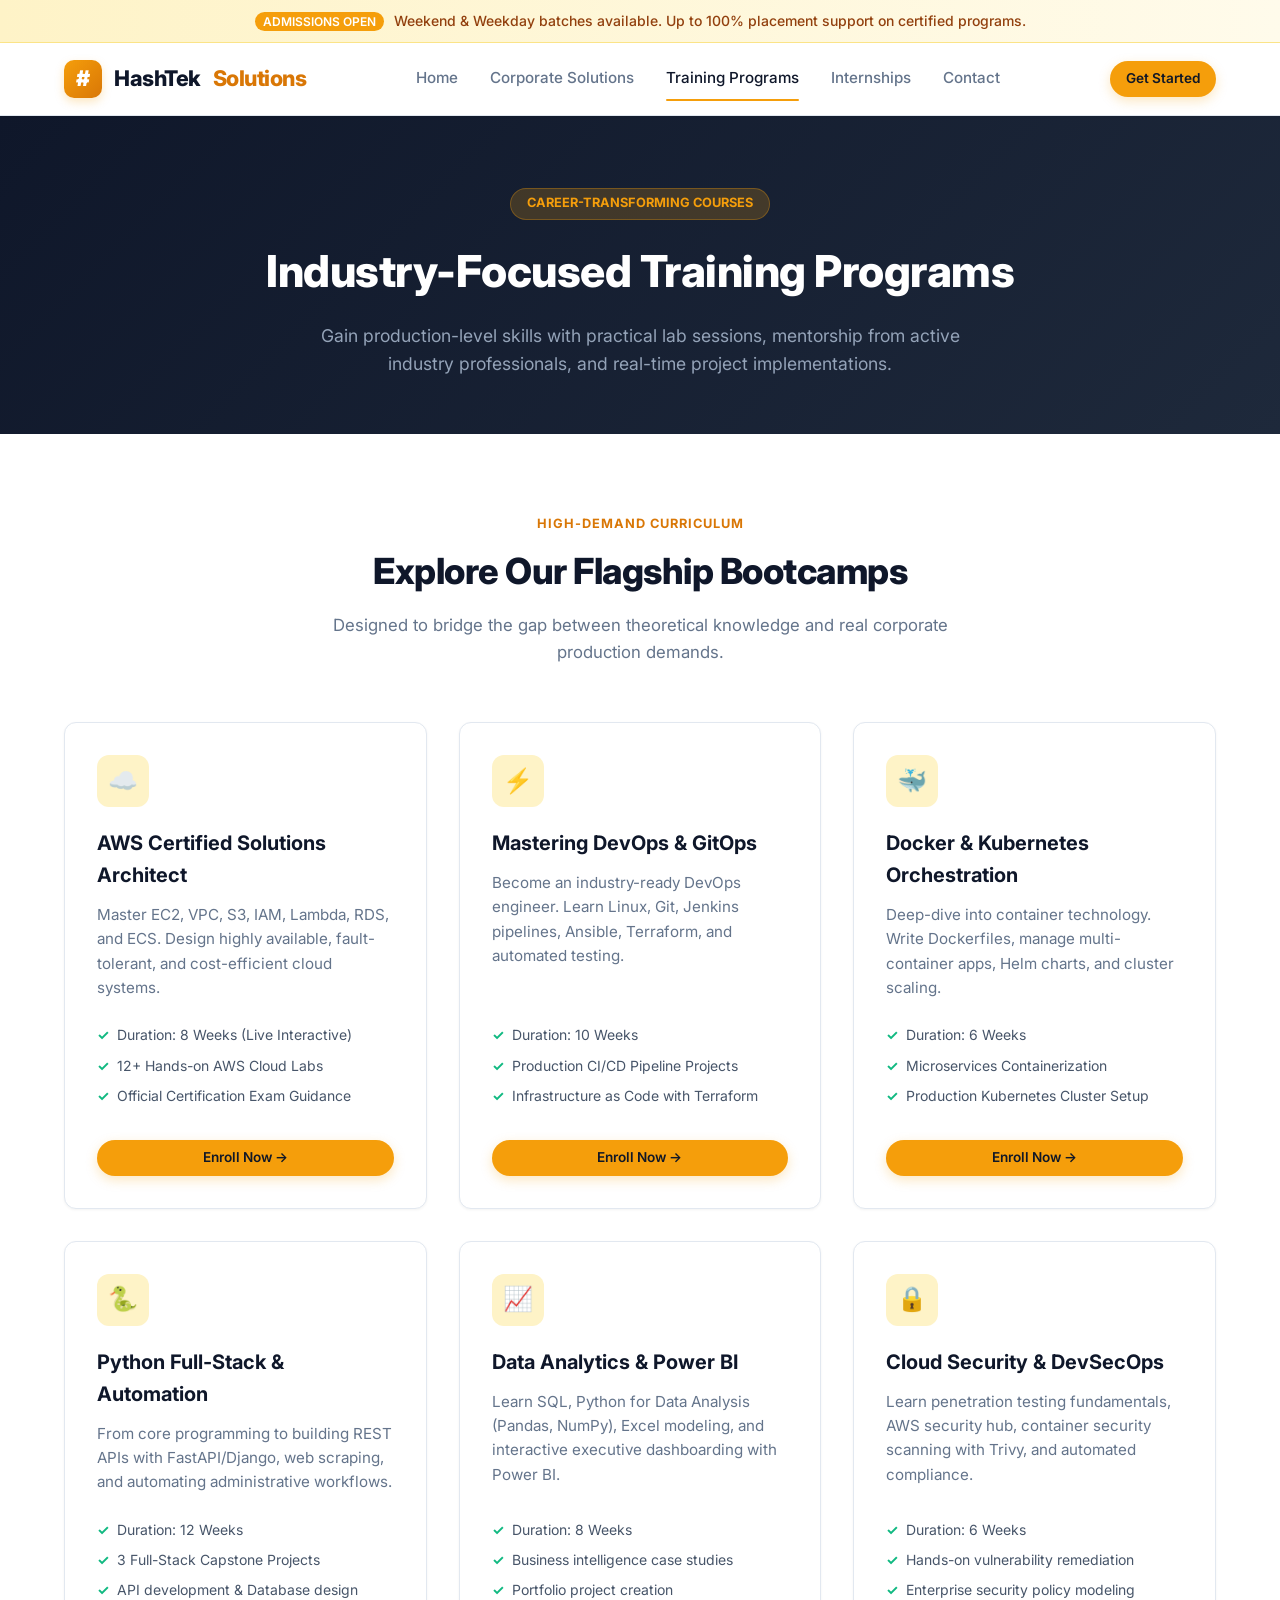
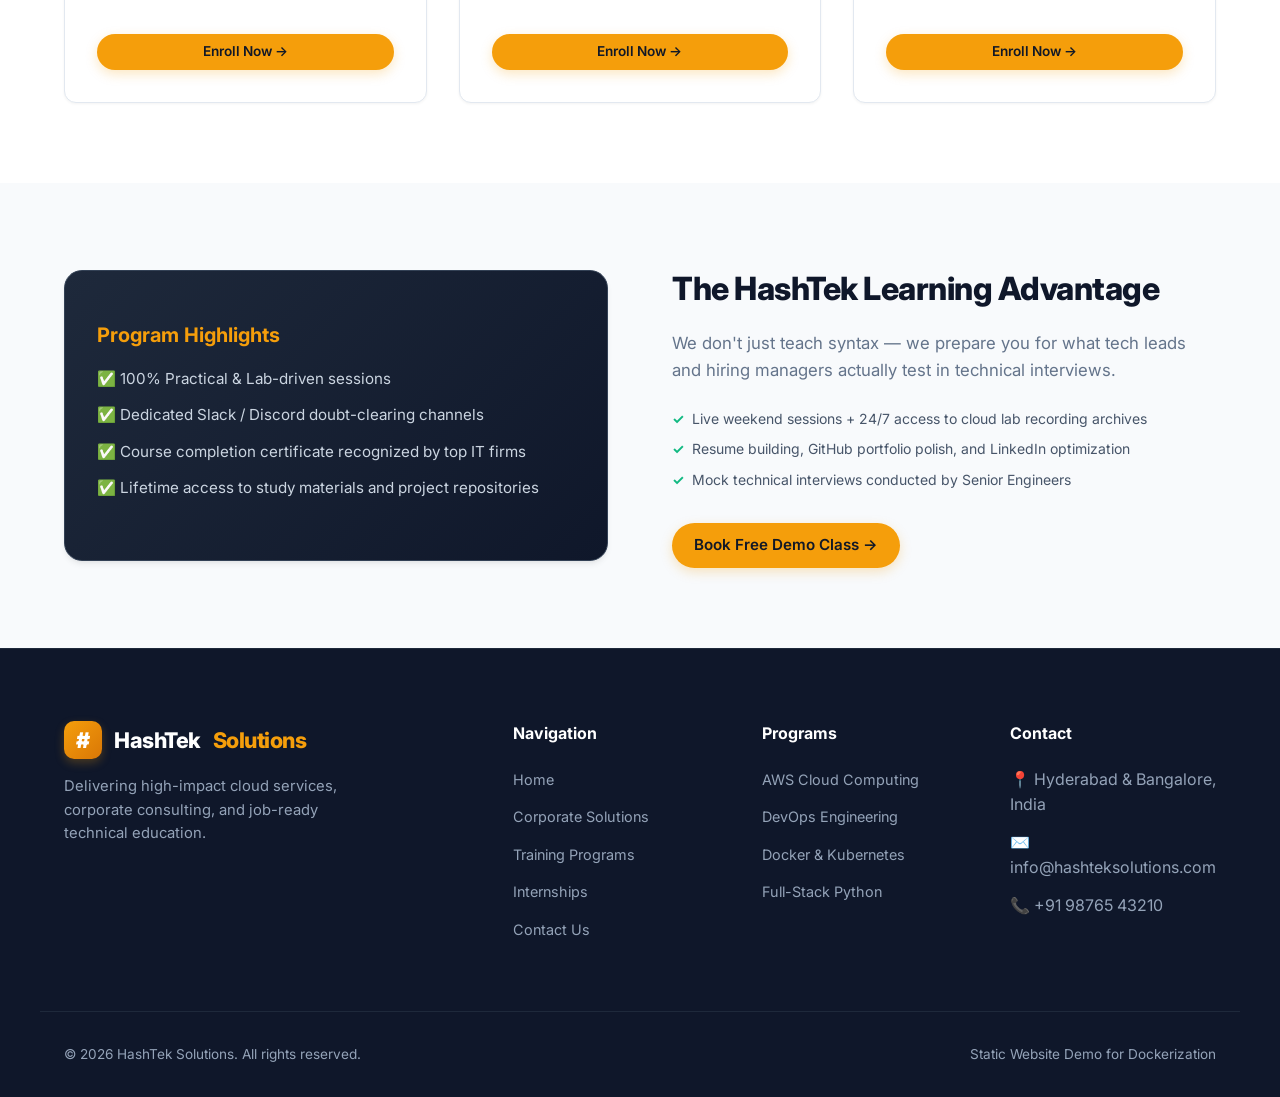
<file: training.html>
<!DOCTYPE html>
<html lang="en">
<head>
  <meta charset="UTF-8">
  <meta name="viewport" content="width=device-width, initial-scale=1.0">
  <title>Training Programs | HashTek Solutions</title>
  <meta name="description" content="Master AWS, DevOps, Docker, Kubernetes, and Python with live mentorship, hands-on lab projects, and interview preparation at HashTek Solutions.">
  <link rel="preconnect" href="https://fonts.googleapis.com">
  <link rel="preconnect" href="https://fonts.gstatic.com" crossorigin>
  <link href="https://fonts.googleapis.com/css2?family=Inter:wght@400;500;600;700;800&display=swap" rel="stylesheet">
  <link rel="stylesheet" href="css/style.css">
</head>
<body>

  <!-- Announcement Bar -->
  <div class="top-announcement">
    <span>ADMISSIONS OPEN</span> Weekend & Weekday batches available. Up to 100% placement support on certified programs.
  </div>

  <!-- Header -->
  <header class="site-header">
    <div class="container nav-container">
      <a href="index.html" class="logo">
        <div class="logo-badge">#</div>
        HashTek <span>Solutions</span>
      </a>

      <nav class="nav-links">
        <a href="index.html" class="nav-link">Home</a>
        <a href="corporate.html" class="nav-link">Corporate Solutions</a>
        <a href="training.html" class="nav-link">Training Programs</a>
        <a href="internship.html" class="nav-link">Internships</a>
        <a href="contact.html" class="nav-link">Contact</a>
      </nav>

      <div class="nav-cta-group">
        <a href="contact.html" class="btn btn-primary btn-sm">Get Started</a>
        <button class="mobile-toggle" aria-label="Toggle navigation">&#9776;</button>
      </div>
    </div>
  </header>

  <!-- Page Hero -->
  <section class="page-hero">
    <div class="container">
      <span class="page-hero-tag">CAREER-TRANSFORMING COURSES</span>
      <h1>Industry-Focused Training Programs</h1>
      <p>Gain production-level skills with practical lab sessions, mentorship from active industry professionals, and real-time project implementations.</p>
    </div>
  </section>

  <!-- Courses Grid -->
  <section class="section">
    <div class="container">
      <div class="section-header">
        <p class="section-tag">High-Demand Curriculum</p>
        <h2 class="section-title">Explore Our Flagship Bootcamps</h2>
        <p class="section-subtitle">Designed to bridge the gap between theoretical knowledge and real corporate production demands.</p>
      </div>

      <div class="cards-grid">
        <!-- Course 1 -->
        <div class="card">
          <div class="card-icon">☁️</div>
          <h3 class="card-title">AWS Certified Solutions Architect</h3>
          <p class="card-desc">Master EC2, VPC, S3, IAM, Lambda, RDS, and ECS. Design highly available, fault-tolerant, and cost-efficient cloud systems.</p>
          <ul class="card-features">
            <li>Duration: 8 Weeks (Live Interactive)</li>
            <li>12+ Hands-on AWS Cloud Labs</li>
            <li>Official Certification Exam Guidance</li>
          </ul>
          <a href="contact.html" class="btn btn-primary btn-sm">Enroll Now &rarr;</a>
        </div>

        <!-- Course 2 -->
        <div class="card">
          <div class="card-icon">⚡</div>
          <h3 class="card-title">Mastering DevOps & GitOps</h3>
          <p class="card-desc">Become an industry-ready DevOps engineer. Learn Linux, Git, Jenkins pipelines, Ansible, Terraform, and automated testing.</p>
          <ul class="card-features">
            <li>Duration: 10 Weeks</li>
            <li>Production CI/CD Pipeline Projects</li>
            <li>Infrastructure as Code with Terraform</li>
          </ul>
          <a href="contact.html" class="btn btn-primary btn-sm">Enroll Now &rarr;</a>
        </div>

        <!-- Course 3 -->
        <div class="card">
          <div class="card-icon">🐳</div>
          <h3 class="card-title">Docker & Kubernetes Orchestration</h3>
          <p class="card-desc">Deep-dive into container technology. Write Dockerfiles, manage multi-container apps, Helm charts, and cluster scaling.</p>
          <ul class="card-features">
            <li>Duration: 6 Weeks</li>
            <li>Microservices Containerization</li>
            <li>Production Kubernetes Cluster Setup</li>
          </ul>
          <a href="contact.html" class="btn btn-primary btn-sm">Enroll Now &rarr;</a>
        </div>

        <!-- Course 4 -->
        <div class="card">
          <div class="card-icon">🐍</div>
          <h3 class="card-title">Python Full-Stack & Automation</h3>
          <p class="card-desc">From core programming to building REST APIs with FastAPI/Django, web scraping, and automating administrative workflows.</p>
          <ul class="card-features">
            <li>Duration: 12 Weeks</li>
            <li>3 Full-Stack Capstone Projects</li>
            <li>API development & Database design</li>
          </ul>
          <a href="contact.html" class="btn btn-primary btn-sm">Enroll Now &rarr;</a>
        </div>

        <!-- Course 5 -->
        <div class="card">
          <div class="card-icon">📈</div>
          <h3 class="card-title">Data Analytics & Power BI</h3>
          <p class="card-desc">Learn SQL, Python for Data Analysis (Pandas, NumPy), Excel modeling, and interactive executive dashboarding with Power BI.</p>
          <ul class="card-features">
            <li>Duration: 8 Weeks</li>
            <li>Business intelligence case studies</li>
            <li>Portfolio project creation</li>
          </ul>
          <a href="contact.html" class="btn btn-primary btn-sm">Enroll Now &rarr;</a>
        </div>

        <!-- Course 6 -->
        <div class="card">
          <div class="card-icon">🔒</div>
          <h3 class="card-title">Cloud Security & DevSecOps</h3>
          <p class="card-desc">Learn penetration testing fundamentals, AWS security hub, container security scanning with Trivy, and automated compliance.</p>
          <ul class="card-features">
            <li>Duration: 6 Weeks</li>
            <li>Hands-on vulnerability remediation</li>
            <li>Enterprise security policy modeling</li>
          </ul>
          <a href="contact.html" class="btn btn-primary btn-sm">Enroll Now &rarr;</a>
        </div>
      </div>
    </div>
  </section>

  <!-- Training Features -->
  <section class="section section-bg-alt">
    <div class="container">
      <div class="feature-row reverse">
        <div class="feature-content">
          <h3>The HashTek Learning Advantage</h3>
          <p>We don't just teach syntax — we prepare you for what tech leads and hiring managers actually test in technical interviews.</p>
          <ul class="card-features" style="font-size: 1rem;">
            <li>Live weekend sessions + 24/7 access to cloud lab recording archives</li>
            <li>Resume building, GitHub portfolio polish, and LinkedIn optimization</li>
            <li>Mock technical interviews conducted by Senior Engineers</li>
          </ul>
          <div style="margin-top: 2rem;">
            <a href="contact.html" class="btn btn-primary">Book Free Demo Class &rarr;</a>
          </div>
        </div>

        <div class="feature-box">
          <h4>Program Highlights</h4>
          <ul>
            <li>✅ 100% Practical & Lab-driven sessions</li>
            <li>✅ Dedicated Slack / Discord doubt-clearing channels</li>
            <li>✅ Course completion certificate recognized by top IT firms</li>
            <li>✅ Lifetime access to study materials and project repositories</li>
          </ul>
        </div>
      </div>
    </div>
  </section>

  <!-- Footer -->
  <footer class="site-footer">
    <div class="container footer-grid">
      <div class="footer-brand">
        <div class="logo" style="color: white;">
          <div class="logo-badge">#</div>
          HashTek <span style="color: var(--primary);">Solutions</span>
        </div>
        <p>Delivering high-impact cloud services, corporate consulting, and job-ready technical education.</p>
      </div>

      <div class="footer-col">
        <h4>Navigation</h4>
        <ul>
          <li><a href="index.html">Home</a></li>
          <li><a href="corporate.html">Corporate Solutions</a></li>
          <li><a href="training.html">Training Programs</a></li>
          <li><a href="internship.html">Internships</a></li>
          <li><a href="contact.html">Contact Us</a></li>
        </ul>
      </div>

      <div class="footer-col">
        <h4>Programs</h4>
        <ul>
          <li><a href="training.html">AWS Cloud Computing</a></li>
          <li><a href="training.html">DevOps Engineering</a></li>
          <li><a href="training.html">Docker & Kubernetes</a></li>
          <li><a href="training.html">Full-Stack Python</a></li>
        </ul>
      </div>

      <div class="footer-col">
        <h4>Contact</h4>
        <ul>
          <li>📍 Hyderabad & Bangalore, India</li>
          <li>✉️ info@hashteksolutions.com</li>
          <li>📞 +91 98765 43210</li>
        </ul>
      </div>
    </div>

    <div class="container footer-bottom">
      <p>&copy; 2026 HashTek Solutions. All rights reserved.</p>
      <p>Static Website Demo for Dockerization</p>
    </div>
  </footer>

  <script src="js/main.js"></script>
</body>
</html>
</file>
<file: css/style.css>
/* ==========================================================================
   HashTek Solutions - Main Stylesheet
   Modern, Clean, Responsive Design System
   ========================================================================== */

:root {
  --primary: #f59e0b;
  --primary-hover: #d97706;
  --primary-light: #fef3c7;
  --primary-glow: rgba(245, 158, 11, 0.25);
  
  --secondary: #0f172a;
  --secondary-light: #1e293b;
  --secondary-muted: #334155;
  
  --accent-blue: #0284c7;
  --accent-purple: #7c3aed;
  --accent-green: #10b981;
  
  --text-main: #0f172a;
  --text-muted: #64748b;
  --text-light: #94a3b8;
  --text-white: #ffffff;
  
  --bg-main: #ffffff;
  --bg-alt: #f8fafc;
  --bg-warm: #fffbeb;
  --card-bg: #ffffff;
  --border-color: #e2e8f0;
  
  --radius-sm: 6px;
  --radius-md: 12px;
  --radius-lg: 18px;
  --radius-full: 9999px;
  
  --shadow-sm: 0 1px 3px rgba(0, 0, 0, 0.05);
  --shadow-md: 0 4px 6px -1px rgba(0, 0, 0, 0.07), 0 2px 4px -2px rgba(0, 0, 0, 0.05);
  --shadow-lg: 0 10px 25px -5px rgba(0, 0, 0, 0.08), 0 8px 10px -6px rgba(0, 0, 0, 0.04);
  --shadow-xl: 0 20px 30px -10px rgba(0, 0, 0, 0.12);
  
  --transition: all 0.25s ease-in-out;
  --container-width: 1200px;
}

* {
  margin: 0;
  padding: 0;
  box-sizing: border-box;
}

body {
  font-family: 'Inter', -apple-system, BlinkMacSystemFont, "Segoe UI", Roboto, sans-serif;
  color: var(--text-main);
  background-color: var(--bg-main);
  line-height: 1.6;
  -webkit-font-smoothing: antialiased;
}

a {
  text-decoration: none;
  color: inherit;
  transition: var(--transition);
}

ul {
  list-style: none;
}

img {
  max-width: 100%;
  display: block;
}

.container {
  width: 100%;
  max-width: var(--container-width);
  margin: 0 auto;
  padding: 0 1.5rem;
}

/* ================= Top Banner ================= */
.top-announcement {
  background: linear-gradient(90deg, #fef3c7, #fffbeb);
  border-bottom: 1px solid #fde68a;
  text-align: center;
  padding: 0.6rem 1rem;
  font-size: 0.875rem;
  font-weight: 500;
  color: #92400e;
}

.top-announcement span {
  background: #f59e0b;
  color: #ffffff;
  padding: 2px 8px;
  border-radius: var(--radius-full);
  font-size: 0.75rem;
  margin-right: 6px;
  font-weight: 600;
}

/* ================= Header & Navbar ================= */
.site-header {
  position: sticky;
  top: 0;
  z-index: 100;
  background: rgba(255, 255, 255, 0.95);
  backdrop-filter: blur(10px);
  border-bottom: 1px solid var(--border-color);
  box-shadow: var(--shadow-sm);
}

.nav-container {
  display: flex;
  align-items: center;
  justify-content: space-between;
  height: 72px;
}

.logo {
  display: flex;
  align-items: center;
  gap: 0.75rem;
  font-size: 1.35rem;
  font-weight: 800;
  letter-spacing: -0.5px;
  color: var(--secondary);
}

.logo-badge {
  background: linear-gradient(135deg, var(--primary), #d97706);
  color: white;
  width: 38px;
  height: 38px;
  display: flex;
  align-items: center;
  justify-content: center;
  border-radius: 10px;
  font-weight: 900;
  box-shadow: 0 4px 10px var(--primary-glow);
}

.logo span {
  color: var(--primary-hover);
}

.nav-links {
  display: flex;
  align-items: center;
  gap: 2rem;
}

.nav-link {
  font-size: 0.95rem;
  font-weight: 500;
  color: var(--text-muted);
  position: relative;
  padding: 0.4rem 0;
}

.nav-link:hover,
.nav-link.active {
  color: var(--secondary);
}

.nav-link.active::after {
  content: '';
  position: absolute;
  bottom: -4px;
  left: 0;
  width: 100%;
  height: 2px;
  background: var(--primary);
  border-radius: 2px;
}

.nav-cta-group {
  display: flex;
  align-items: center;
  gap: 1rem;
}

/* ================= Buttons ================= */
.btn {
  display: inline-flex;
  align-items: center;
  justify-content: center;
  gap: 0.5rem;
  padding: 0.65rem 1.4rem;
  font-size: 0.95rem;
  font-weight: 600;
  border-radius: var(--radius-full);
  cursor: pointer;
  border: none;
  transition: var(--transition);
}

.btn-primary {
  background: var(--primary);
  color: #111827;
  box-shadow: 0 4px 12px var(--primary-glow);
}

.btn-primary:hover {
  background: var(--primary-hover);
  color: #ffffff;
  transform: translateY(-1px);
  box-shadow: 0 6px 16px var(--primary-glow);
}

.btn-secondary {
  background: var(--secondary);
  color: white;
}

.btn-secondary:hover {
  background: var(--secondary-light);
  transform: translateY(-1px);
}

.btn-outline {
  border: 1.5px solid var(--border-color);
  background: transparent;
  color: var(--secondary);
}

.btn-outline:hover {
  border-color: var(--secondary);
  background: var(--bg-alt);
}

.btn-sm {
  padding: 0.45rem 1rem;
  font-size: 0.85rem;
}

/* Mobile Toggle */
.mobile-toggle {
  display: none;
  background: none;
  border: none;
  font-size: 1.6rem;
  cursor: pointer;
  color: var(--secondary);
}

/* ================= Hero Section ================= */
.hero {
  padding: 5rem 0 4rem;
  background: linear-gradient(180deg, #fefce8 0%, #ffffff 100%);
  position: relative;
  overflow: hidden;
}

.hero-grid {
  display: grid;
  grid-template-columns: 1.15fr 0.85fr;
  gap: 3.5rem;
  align-items: center;
}

.hero-tag {
  display: inline-flex;
  align-items: center;
  gap: 0.5rem;
  background: var(--primary-light);
  color: #92400e;
  padding: 0.35rem 0.9rem;
  border-radius: var(--radius-full);
  font-size: 0.85rem;
  font-weight: 600;
  margin-bottom: 1.25rem;
  border: 1px solid #fde68a;
}

.hero-title {
  font-size: 3.25rem;
  line-height: 1.15;
  font-weight: 800;
  color: var(--secondary);
  letter-spacing: -1px;
  margin-bottom: 1.25rem;
}

.highlight {
  position: relative;
  color: #b45309;
  z-index: 1;
}

.highlight::after {
  content: '';
  position: absolute;
  left: 0;
  bottom: 6px;
  width: 100%;
  height: 12px;
  background: #fde68a;
  opacity: 0.6;
  z-index: -1;
  border-radius: 4px;
}

.hero-desc {
  font-size: 1.15rem;
  color: var(--text-muted);
  margin-bottom: 2rem;
  max-width: 540px;
}

.hero-actions {
  display: flex;
  gap: 1rem;
  flex-wrap: wrap;
  margin-bottom: 2.5rem;
}

.hero-stats {
  display: grid;
  grid-template-columns: repeat(4, 1fr);
  gap: 1.5rem;
  padding-top: 2rem;
  border-top: 1px solid var(--border-color);
}

.stat-item h3 {
  font-size: 1.6rem;
  font-weight: 800;
  color: var(--secondary);
}

.stat-item p {
  font-size: 0.825rem;
  color: var(--text-muted);
  font-weight: 500;
}

/* Hero Visual Box */
.hero-visual {
  background: linear-gradient(135deg, #0f172a 0%, #1e293b 100%);
  border-radius: var(--radius-lg);
  padding: 2.5rem;
  color: white;
  box-shadow: var(--shadow-xl);
  position: relative;
}

.hero-visual-badge {
  display: inline-block;
  background: rgba(245, 158, 11, 0.2);
  color: var(--primary);
  border: 1px solid rgba(245, 158, 11, 0.4);
  padding: 0.3rem 0.8rem;
  border-radius: var(--radius-full);
  font-size: 0.75rem;
  font-weight: 700;
  margin-bottom: 1.5rem;
  text-transform: uppercase;
}

.hero-visual h3 {
  font-size: 1.75rem;
  font-weight: 700;
  margin-bottom: 1rem;
  line-height: 1.3;
}

.hero-visual p {
  color: #94a3b8;
  font-size: 0.95rem;
  margin-bottom: 1.75rem;
}

.tech-chips {
  display: flex;
  flex-wrap: wrap;
  gap: 0.6rem;
}

.chip {
  background: rgba(255, 255, 255, 0.1);
  padding: 0.35rem 0.8rem;
  border-radius: var(--radius-sm);
  font-size: 0.8rem;
  font-weight: 500;
  border: 1px solid rgba(255, 255, 255, 0.15);
}

/* ================= Trust Logos Banner ================= */
.trust-bar {
  padding: 2.5rem 0;
  background: var(--bg-alt);
  border-top: 1px solid var(--border-color);
  border-bottom: 1px solid var(--border-color);
  text-align: center;
}

.trust-title {
  font-size: 0.85rem;
  text-transform: uppercase;
  letter-spacing: 1px;
  color: var(--text-muted);
  font-weight: 600;
  margin-bottom: 1.25rem;
}

.tech-icons-row {
  display: flex;
  justify-content: center;
  align-items: center;
  gap: 2.5rem;
  flex-wrap: wrap;
}

.tech-tag {
  font-weight: 700;
  font-size: 1.1rem;
  color: #475569;
  display: flex;
  align-items: center;
  gap: 0.5rem;
}

/* ================= Page Header (Inner pages) ================= */
.page-hero {
  padding: 4.5rem 0 3.5rem;
  background: linear-gradient(135deg, #0f172a 0%, #1e293b 100%);
  color: white;
  text-align: center;
}

.page-hero-tag {
  display: inline-block;
  background: rgba(245, 158, 11, 0.2);
  color: var(--primary);
  border: 1px solid rgba(245, 158, 11, 0.3);
  padding: 0.3rem 1rem;
  border-radius: var(--radius-full);
  font-size: 0.8rem;
  font-weight: 700;
  margin-bottom: 1rem;
}

.page-hero h1 {
  font-size: 2.75rem;
  font-weight: 800;
  letter-spacing: -0.5px;
  margin-bottom: 1rem;
}

.page-hero p {
  color: #94a3b8;
  font-size: 1.1rem;
  max-width: 650px;
  margin: 0 auto;
}

/* ================= Section Base ================= */
.section {
  padding: 5rem 0;
}

.section-bg-alt {
  background: var(--bg-alt);
}

.section-header {
  text-align: center;
  max-width: 650px;
  margin: 0 auto 3.5rem;
}

.section-tag {
  color: #d97706;
  font-weight: 700;
  text-transform: uppercase;
  font-size: 0.8rem;
  letter-spacing: 1px;
  margin-bottom: 0.5rem;
}

.section-title {
  font-size: 2.25rem;
  font-weight: 800;
  color: var(--secondary);
  letter-spacing: -0.5px;
  margin-bottom: 0.75rem;
}

.section-subtitle {
  color: var(--text-muted);
  font-size: 1.05rem;
}

/* ================= Cards Grid ================= */
.cards-grid {
  display: grid;
  grid-template-columns: repeat(auto-fit, minmax(320px, 1fr));
  gap: 2rem;
}

.card {
  background: var(--card-bg);
  border: 1px solid var(--border-color);
  border-radius: var(--radius-md);
  padding: 2rem;
  box-shadow: var(--shadow-sm);
  transition: var(--transition);
  display: flex;
  flex-direction: column;
}

.card:hover {
  transform: translateY(-4px);
  box-shadow: var(--shadow-lg);
  border-color: #cbd5e1;
}

.card-icon {
  width: 52px;
  height: 52px;
  border-radius: 12px;
  background: var(--primary-light);
  color: #b45309;
  display: flex;
  align-items: center;
  justify-content: center;
  font-size: 1.5rem;
  margin-bottom: 1.25rem;
}

.card-title {
  font-size: 1.25rem;
  font-weight: 700;
  margin-bottom: 0.75rem;
  color: var(--secondary);
}

.card-desc {
  color: var(--text-muted);
  font-size: 0.95rem;
  margin-bottom: 1.5rem;
  flex-grow: 1;
}

.card-features {
  margin-bottom: 1.5rem;
}

.card-features li {
  font-size: 0.875rem;
  color: #475569;
  margin-bottom: 0.5rem;
  display: flex;
  align-items: center;
  gap: 0.5rem;
}

.card-features li::before {
  content: '✓';
  color: #10b981;
  font-weight: bold;
}

/* ================= Feature Spotlight ================= */
.feature-row {
  display: grid;
  grid-template-columns: 1fr 1fr;
  gap: 4rem;
  align-items: center;
  margin-bottom: 5rem;
}

.feature-row:last-child {
  margin-bottom: 0;
}

.feature-row.reverse {
  direction: rtl;
}

.feature-row.reverse > * {
  direction: ltr;
}

.feature-content h3 {
  font-size: 2rem;
  font-weight: 800;
  color: var(--secondary);
  margin-bottom: 1rem;
  letter-spacing: -0.5px;
}

.feature-content p {
  color: var(--text-muted);
  font-size: 1.05rem;
  margin-bottom: 1.5rem;
}

.feature-box {
  background: linear-gradient(135deg, #1e293b, #0f172a);
  border-radius: var(--radius-lg);
  padding: 3rem 2rem;
  color: white;
  border: 1px solid #334155;
  box-shadow: var(--shadow-md);
}

.feature-box h4 {
  color: var(--primary);
  font-size: 1.25rem;
  margin-bottom: 1rem;
}

.feature-box ul li {
  margin-bottom: 0.75rem;
  color: #cbd5e1;
  font-size: 0.95rem;
}

/* ================= Contact Layout ================= */
.contact-layout {
  display: grid;
  grid-template-columns: 1fr 1.2fr;
  gap: 3.5rem;
}

.contact-info {
  background: linear-gradient(135deg, #0f172a, #1e293b);
  color: white;
  padding: 3rem 2.5rem;
  border-radius: var(--radius-lg);
}

.contact-info h2 {
  font-size: 2rem;
  font-weight: 800;
  margin-bottom: 1rem;
}

.contact-info p {
  color: #94a3b8;
  margin-bottom: 2.5rem;
}

.contact-methods {
  display: flex;
  flex-direction: column;
  gap: 1.5rem;
}

.contact-item {
  display: flex;
  align-items: flex-start;
  gap: 1rem;
}

.contact-item-icon {
  width: 42px;
  height: 42px;
  background: rgba(245, 158, 11, 0.15);
  color: var(--primary);
  border-radius: 10px;
  display: flex;
  align-items: center;
  justify-content: center;
  font-size: 1.2rem;
  flex-shrink: 0;
}

.contact-item h4 {
  font-size: 1rem;
  font-weight: 600;
  color: #ffffff;
}

.contact-item p {
  font-size: 0.9rem;
  color: #cbd5e1;
  margin-bottom: 0;
}

.contact-form-card {
  background: white;
  border: 1px solid var(--border-color);
  padding: 2.5rem;
  border-radius: var(--radius-lg);
  box-shadow: var(--shadow-sm);
}

.form-group {
  margin-bottom: 1.25rem;
}

.form-group label {
  display: block;
  font-size: 0.875rem;
  font-weight: 600;
  color: var(--secondary);
  margin-bottom: 0.4rem;
}

.form-control {
  width: 100%;
  padding: 0.75rem 1rem;
  border: 1px solid var(--border-color);
  border-radius: var(--radius-sm);
  font-size: 0.95rem;
  font-family: inherit;
  transition: var(--transition);
}

.form-control:focus {
  outline: none;
  border-color: var(--primary);
  box-shadow: 0 0 0 3px var(--primary-glow);
}

textarea.form-control {
  resize: vertical;
  min-height: 120px;
}

/* ================= CTA Banner ================= */
.cta-banner {
  background: linear-gradient(135deg, #0f172a 0%, #1e293b 100%);
  color: white;
  border-radius: var(--radius-lg);
  padding: 3.5rem 2rem;
  text-align: center;
  box-shadow: var(--shadow-xl);
  margin: 3rem auto 0;
}

.cta-banner h2 {
  font-size: 2.25rem;
  font-weight: 800;
  margin-bottom: 1rem;
}

.cta-banner p {
  color: #94a3b8;
  font-size: 1.1rem;
  max-width: 600px;
  margin: 0 auto 2rem;
}

/* ================= Footer ================= */
.site-footer {
  background: var(--secondary);
  color: #94a3b8;
  padding: 4.5rem 0 2rem;
  border-top: 1px solid #1e293b;
}

.footer-grid {
  display: grid;
  grid-template-columns: 2fr 1fr 1fr 1fr;
  gap: 3rem;
  margin-bottom: 3.5rem;
}

.footer-brand p {
  margin-top: 1rem;
  font-size: 0.925rem;
  max-width: 300px;
}

.footer-col h4 {
  color: white;
  font-size: 1rem;
  font-weight: 700;
  margin-bottom: 1.25rem;
}

.footer-col ul li {
  margin-bottom: 0.75rem;
}

.footer-col a {
  color: #94a3b8;
  font-size: 0.9rem;
}

.footer-col a:hover {
  color: var(--primary);
}

.footer-bottom {
  border-top: 1px solid #1e293b;
  padding-top: 2rem;
  display: flex;
  align-items: center;
  justify-content: space-between;
  font-size: 0.85rem;
}

/* ================= Responsive Queries ================= */
@media (max-width: 992px) {
  .hero-grid {
    grid-template-columns: 1fr;
    gap: 2.5rem;
  }
  
  .feature-row {
    grid-template-columns: 1fr;
    gap: 2rem;
  }
  
  .feature-row.reverse {
    direction: ltr;
  }
  
  .contact-layout {
    grid-template-columns: 1fr;
  }
  
  .footer-grid {
    grid-template-columns: 1fr 1fr;
  }
}

@media (max-width: 768px) {
  .nav-links {
    display: none;
    position: absolute;
    top: 72px;
    left: 0;
    right: 0;
    background: white;
    flex-direction: column;
    padding: 1.5rem;
    box-shadow: var(--shadow-lg);
    border-bottom: 1px solid var(--border-color);
  }
  
  .nav-links.open {
    display: flex;
  }
  
  .mobile-toggle {
    display: block;
  }
  
  .nav-cta-group .btn {
    display: none;
  }
  
  .hero-title {
    font-size: 2.4rem;
  }
  
  .hero-stats {
    grid-template-columns: repeat(2, 1fr);
  }
  
  .footer-grid {
    grid-template-columns: 1fr;
  }
  
  .footer-bottom {
    flex-direction: column;
    gap: 1rem;
    text-align: center;
  }
}
</file>
